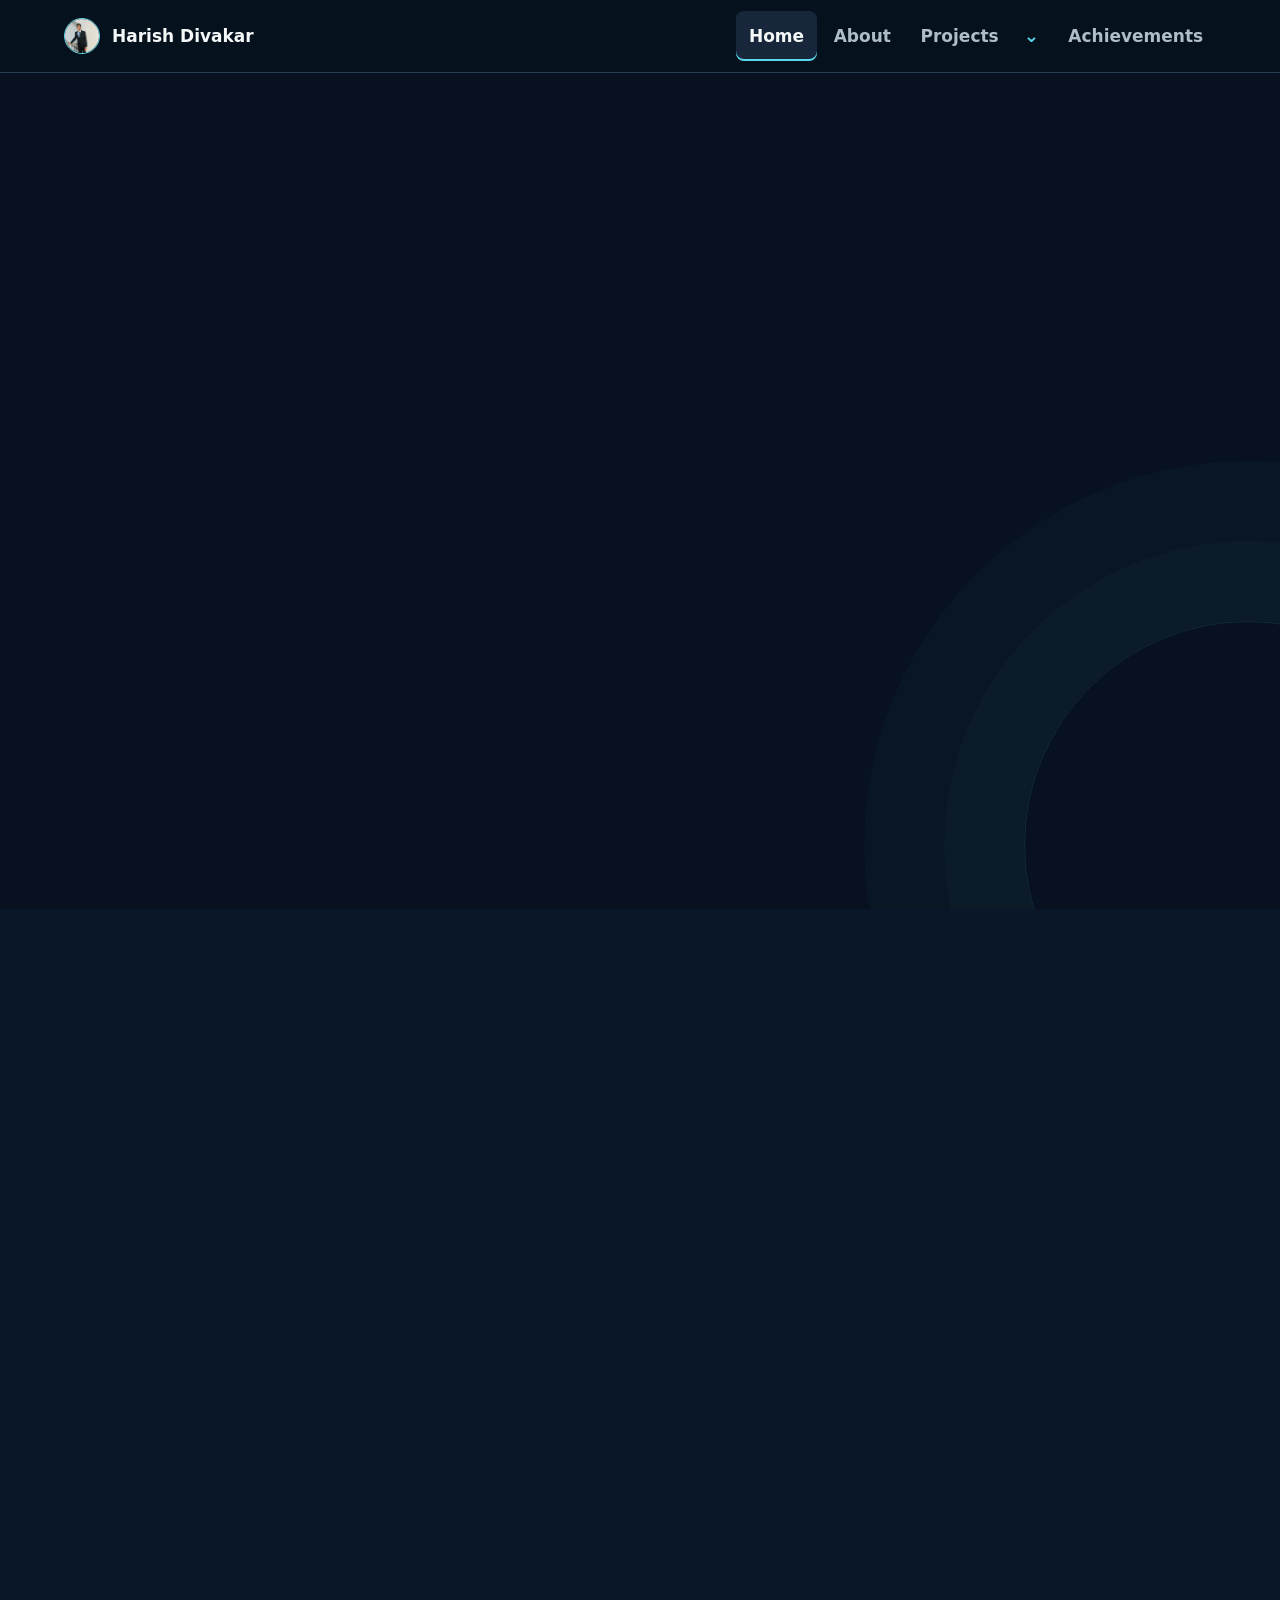
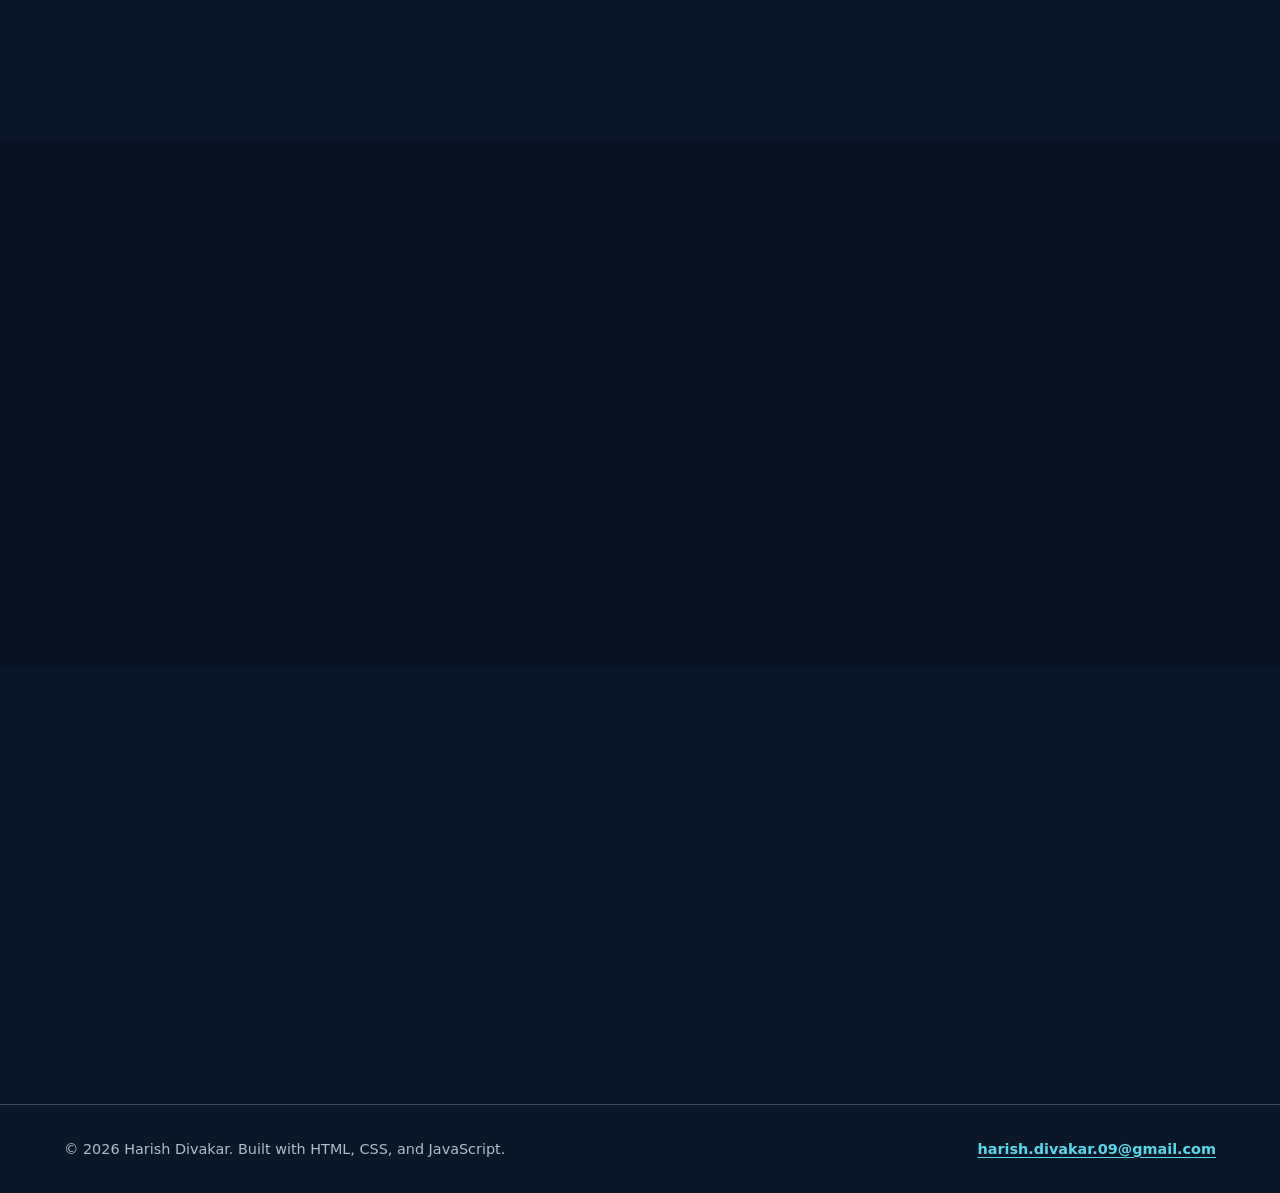
<file: index.html>
<!doctype html>
<html lang="en"><head><meta charset="utf-8"><meta name="viewport" content="width=device-width, initial-scale=1"><meta name="description" content="Harish Divakar's portfolio of applied mathematics, data science, software, music, and high-school experiences."><title>Harish Divakar — Student Technical Portfolio</title><link rel="stylesheet" href="styles.css?v=3"><script src="script.js" defer></script></head><body>
<a class="skip-link" href="#main-content">Skip to main content</a><header class="site-header"><div class="container nav-shell"><a class="brand" href="index.html" aria-label="Harish Divakar home"><img class="brand-mark brand-avatar" src="assets/harish-portrait.jpeg" alt="" width="36" height="36"><span>Harish Divakar</span></a><button class="menu-toggle" type="button" data-menu-toggle aria-expanded="false" aria-controls="primary-navigation" aria-label="Open navigation menu">Menu</button><nav class="site-nav" data-navigation aria-label="Primary navigation"><ul class="nav-list" id="primary-navigation"><li><a href="index.html" aria-current="page">Home</a></li><li><a href="about.html">About</a></li><li class="project-nav" data-project-nav><a href="projects.html">Projects</a><button class="dropdown-toggle" type="button" data-dropdown-toggle aria-expanded="false" aria-controls="project-menu" aria-label="Show project pages"></button><ul class="dropdown-menu" id="project-menu"><li><a href="project-one.html">NewtonSimAI</a></li><li><a href="project-two.html">Urban Pulse</a></li><li><a href="project-three.html">Flair</a></li><li><a href="project-four.html">MLC Prediction Model</a></li></ul></li><li><a href="achievements.html">Achievements</a></li></ul></nav></div></header>
<main id="main-content"><section class="hero"><div class="container hero-grid"><div><p class="eyebrow">Student · Applied mathematician · Musician</p><h1>I turn mathematics and code into meaningful models.</h1><p class="lede">I’m Harish Divakar, a senior at Troy Athens High School pursuing applied and computational mathematics, data science, and continued music performance.</p><div class="actions"><a class="button button-primary" href="projects.html">View projects</a><a class="button" href="about.html">About me</a></div></div><div class="hero-aside"><img class="portrait-image" src="assets/harish-portrait.jpeg" alt="Harish Divakar wearing a black suit and blue tie" width="1200" height="1600"><aside class="hero-note" aria-label="Current interests"><p class="eyebrow">Currently exploring</p><span class="code-line"><span class="code-accent">field:</span> applied mathematics</span><span class="code-line"><span class="code-accent">building:</span> an MLC prediction model</span><span class="code-line"><span class="code-accent">performing:</span> tenor saxophone</span></aside></div></div></section>
<section class="section surface" aria-labelledby="featured-title"><div class="container"><div class="section-heading"><div><p class="eyebrow">Selected work</p><h2 id="featured-title">Models, simulations, and useful software</h2></div><p>Projects connecting computer science and mathematics to real-world questions.</p></div><div class="grid grid-3">
<article class="card"><img class="project-image" src="assets/urban-pulse.jpg" alt="Projectile-motion diagram used to illustrate NewtonSimAI" width="2160" height="1224" loading="lazy"><div class="card-body"><h3>NewtonSimAI</h3><p>A screenshot-to-simulation workflow for freefall and projectile-motion problems.</p><ul class="tags"><li>Physics</li><li>AI</li><li>Web app</li></ul><a class="text-link" href="project-one.html">Explore NewtonSimAI</a></div></article>
<article class="card"><img class="project-image" src="assets/newtonsimai.png" alt="Three-dimensional vector and plane visualization for the Urban Pulse linear-algebra project" width="297" height="237" loading="lazy"><div class="card-body"><h3>Urban Pulse</h3><p>A linear-algebra study of the long-term effects of an urban revitalization policy.</p><ul class="tags"><li>Linear algebra</li><li>Python</li><li>NumPy</li></ul><a class="text-link" href="project-two.html">Explore Urban Pulse</a></div></article>
<article class="card"><img class="project-image" src="assets/flair.webp" alt="Illustration contrasting user interface and user experience design" width="479" height="274" loading="lazy"><div class="card-body"><h3>Flair</h3><p>An autonomous website auditor that evaluates UI and UX with Jac and an LLM.</p><ul class="tags"><li>Jac</li><li>Agents</li><li>UI/UX</li></ul><a class="text-link" href="project-three.html">Explore Flair</a></div></article>
</div></div></section>
<section class="section" aria-labelledby="intro-title"><div class="container split"><div class="prose"><p class="eyebrow">Portfolio overview</p><h2 id="intro-title">A high-school journey through ideas and experience</h2><p>This portfolio brings together my background, projects, awards, and achievements to show who I am and how I apply what I learn.</p><a class="text-link" href="about.html">Read more about me</a></div><ul class="stat-list" aria-label="Technical and creative interests"><li><strong>Applied mathematics</strong>Building and interpreting models with real-world meaning.</li><li><strong>Data science</strong>Turning data and computation into useful insight.</li><li><strong>Music</strong>Expressing original interpretation through tenor saxophone performance.</li></ul></div></section>
<section class="section-compact surface" aria-labelledby="achievement-preview"><div class="container section-heading"><div><p class="eyebrow">Brief highlights</p><h2 id="achievement-preview">Academic, musical, and community milestones</h2><p>A 4.0 unweighted GPA, National Merit Semifinalist recognition, AP Scholar awards, first-division music ratings, competition experience, and nearly 20 hours of volunteering.</p></div><a class="button" href="achievements.html">View all milestones</a></div></section></main>
<footer class="site-footer"><div class="container footer-inner"><p>© 2026 Harish Divakar. Built with HTML, CSS, and JavaScript.</p><p class="contact-links"><a href="mailto:harish.divakar.09@gmail.com">harish.divakar.09@gmail.com</a></p></div></footer></body></html>
</file>
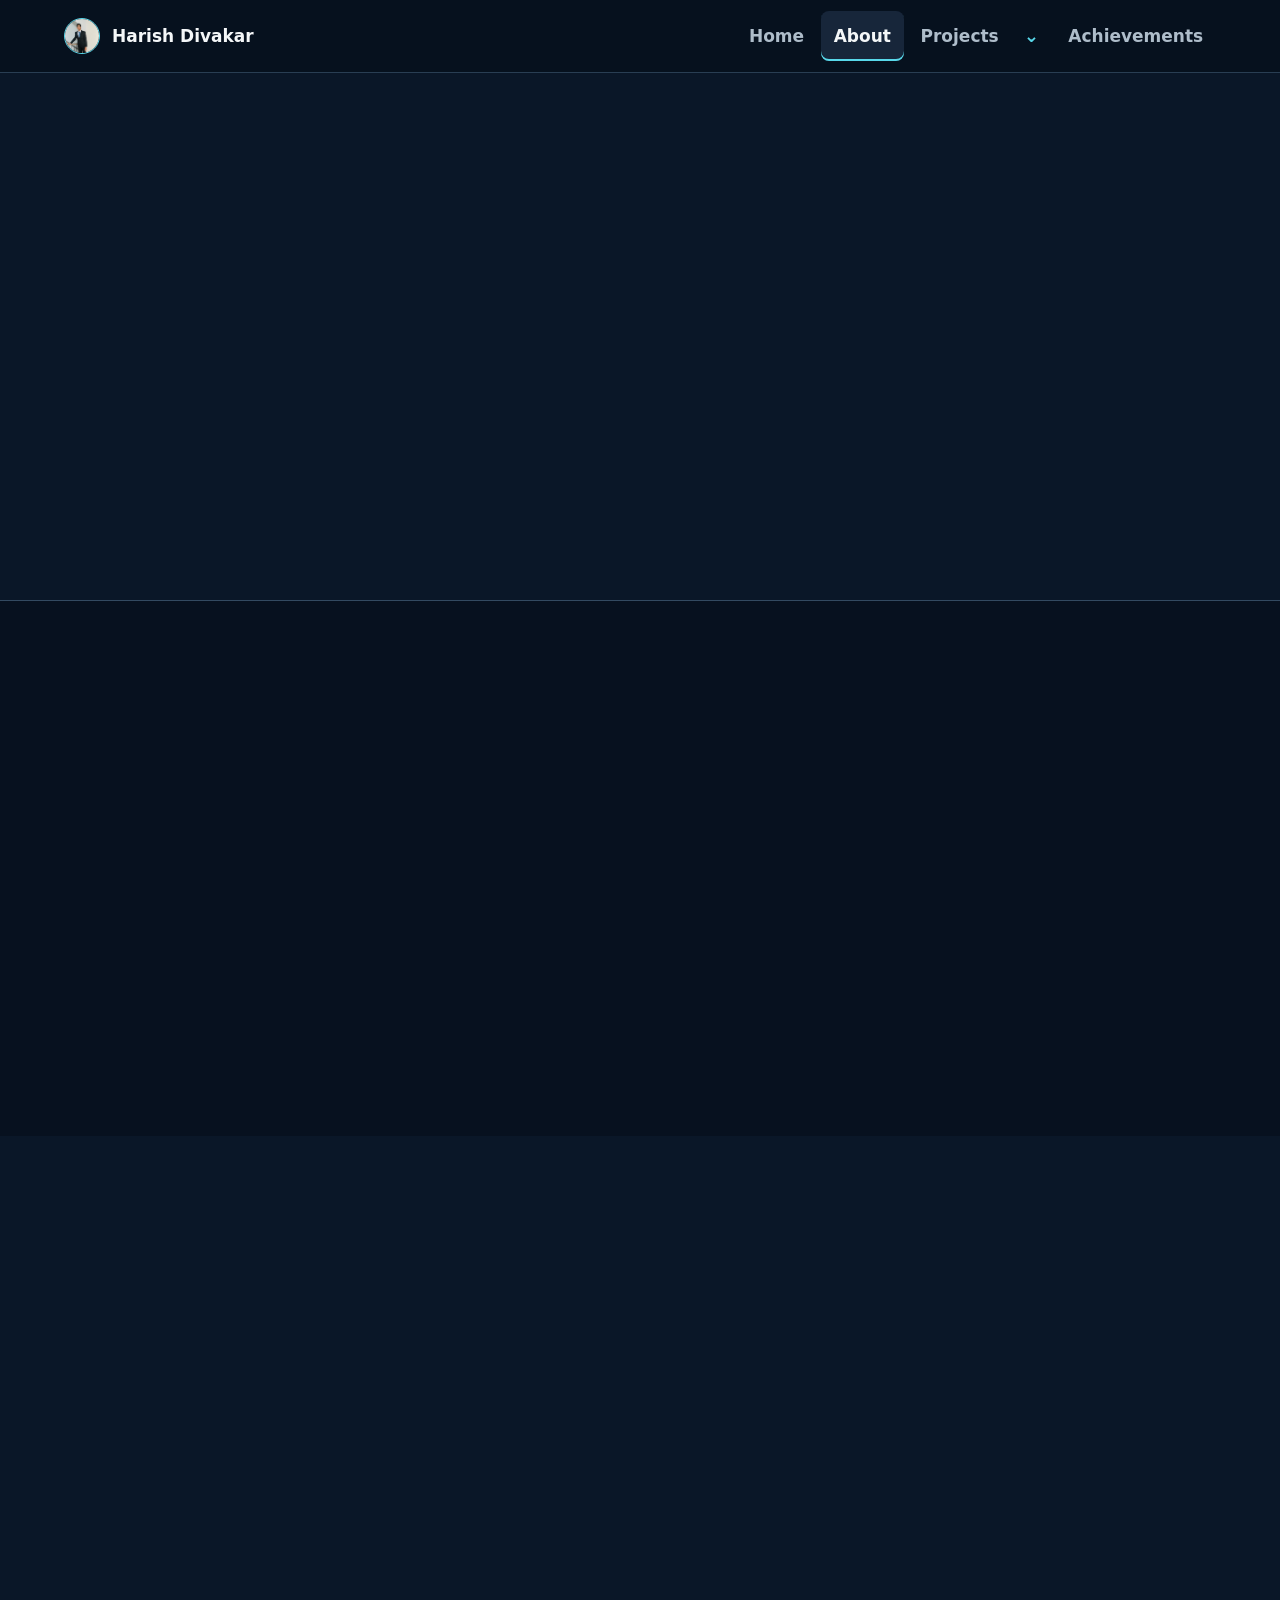
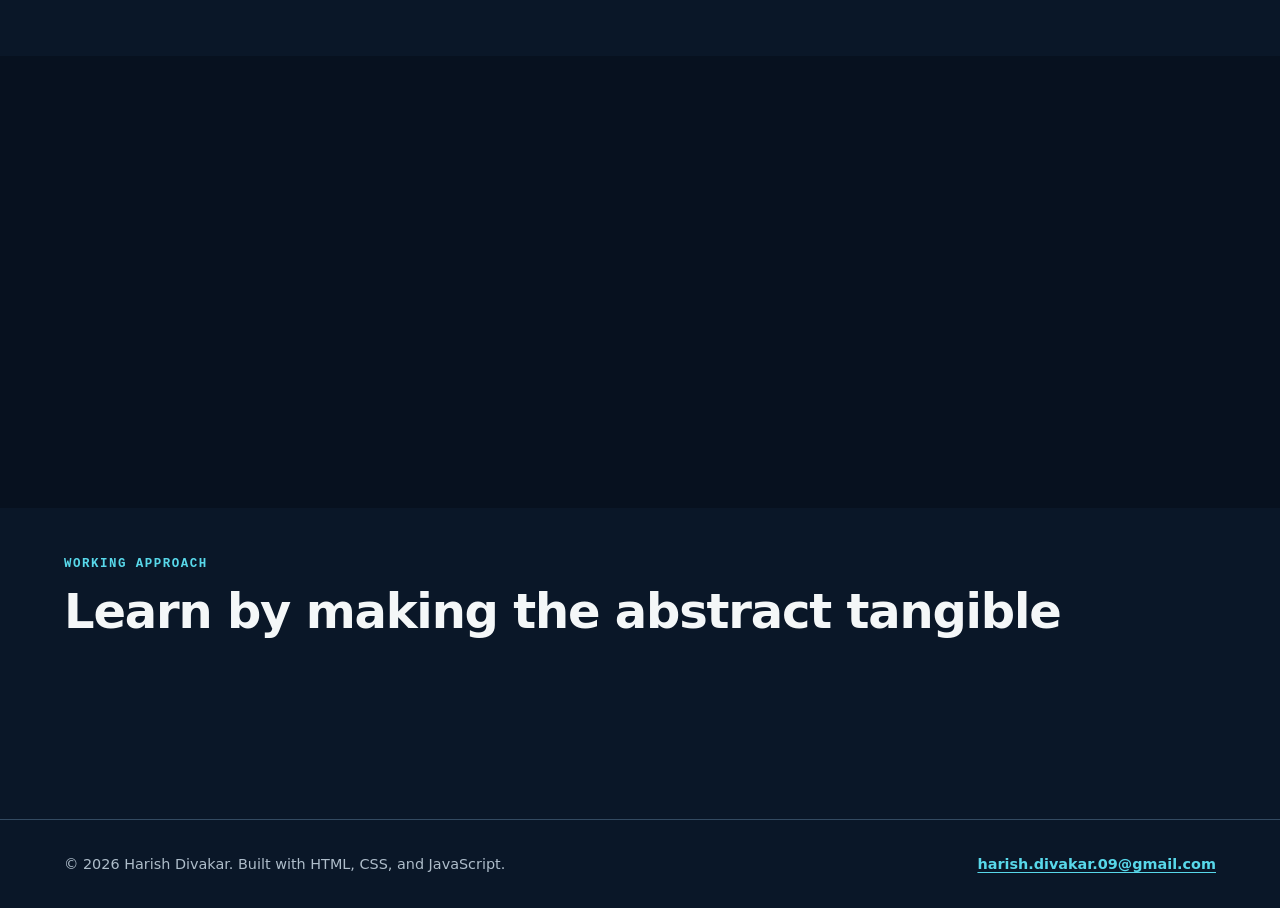
<file: about.html>
<!doctype html><html lang="en"><head><meta charset="utf-8"><meta name="viewport" content="width=device-width, initial-scale=1"><meta name="description" content="Meet Harish Divakar and learn about his interests in applied mathematics, data science, music, and hands-on learning."><title>About — Harish Divakar</title><link rel="stylesheet" href="styles.css?v=3"><script src="script.js" defer></script></head><body>
<a class="skip-link" href="#main-content">Skip to main content</a><header class="site-header"><div class="container nav-shell"><a class="brand" href="index.html" aria-label="Harish Divakar home"><img class="brand-mark brand-avatar" src="assets/harish-portrait.jpeg" alt="" width="36" height="36"><span>Harish Divakar</span></a><button class="menu-toggle" type="button" data-menu-toggle aria-expanded="false" aria-controls="primary-navigation" aria-label="Open navigation menu">Menu</button><nav class="site-nav" data-navigation aria-label="Primary navigation"><ul class="nav-list" id="primary-navigation"><li><a href="index.html">Home</a></li><li><a href="about.html" aria-current="page">About</a></li><li class="project-nav" data-project-nav><a href="projects.html">Projects</a><button class="dropdown-toggle" type="button" data-dropdown-toggle aria-expanded="false" aria-controls="project-menu" aria-label="Show project pages"></button><ul class="dropdown-menu" id="project-menu"><li><a href="project-one.html">NewtonSimAI</a></li><li><a href="project-two.html">Urban Pulse</a></li><li><a href="project-three.html">Flair</a></li><li><a href="project-four.html">MLC Prediction Model</a></li></ul></li><li><a href="achievements.html">Achievements</a></li></ul></nav></div></header>
<main id="main-content"><header class="page-hero"><div class="container"><p class="eyebrow">About me</p><h1>Curiosity grows through experience.</h1><p class="lede">Hello! I am Harish Divakar, a senior at Troy Athens High School in Troy, Michigan. I am interested in applied mathematics, data science, and music.</p></div></header>
<section class="section" aria-labelledby="story-title"><div class="container split"><article class="prose"><p class="eyebrow">My story</p><h2 id="story-title">From Chennai to Michigan</h2><p>I was raised in Chennai, a city in southern India, and moved to Michigan in 2019. Moving to the United States introduced me to a more hands-on style of learning alongside traditional academics.</p><p>One experience that stayed with me was building paper roller coasters while learning kinetic energy. Applying calculations to real constraints showed me that learning could extend beyond the page and helped me discover new interests.</p><p>I now apply myself inside and outside school through computer and math clubs, marching band as a section leader, jazz band, personal projects, and my work as a courtesy clerk at Kroger.</p></article><img class="portrait-image" src="assets/harish-music.jpeg" alt="Harish Divakar outdoors wearing a suit and overcoat" width="3024" height="4032" loading="lazy"></div></section>
<section class="section surface" aria-labelledby="interests-title"><div class="container"><div class="section-heading"><div><p class="eyebrow">Academic direction</p><h2 id="interests-title">Interests connected by interpretation</h2></div><p>Each field gives me room to contribute original thinking through my own skills and knowledge.</p></div><div class="grid grid-3"><article class="card"><div class="card-body"><h3>Applied mathematics</h3><p>I enjoy using mathematical operations and models to understand practical situations in many fields.</p></div></article><article class="card"><div class="card-body"><h3>Data science</h3><p>With data and code, I can build models and turn numerical results into something meaningful.</p></div></article><article class="card"><div class="card-body"><h3>Music</h3><p>No two people play an instrument in exactly the same way. That interpretive quality gives music its creative appeal.</p></div></article></div></div></section>
<section class="section" aria-labelledby="skills-title"><div class="container split"><div><p class="eyebrow">Technical foundation</p><h2 id="skills-title">Skills in practice</h2><p>My projects and coursework have given me experience across mathematics, programming, modeling, and software development.</p><ul class="tags"><li>Python</li><li>Java</li><li>HTML &amp; CSS</li><li>SQL</li><li>R</li><li>NumPy</li><li>Linear algebra</li><li>AI APIs</li><li>Jac</li></ul></div><div><p class="eyebrow">Current direction</p><ul class="stat-list"><li><strong>MLC prediction model</strong>Using pandas and statistical concepts to predict Major League Cricket results.</li><li><strong>Applied + computational mathematics</strong>Preparing to continue modeling, data analysis, and related study.</li></ul></div></div></section>
<section class="section-compact surface" aria-labelledby="values-title"><div class="container"><p class="eyebrow">Working approach</p><h2 id="values-title">Learn by making the abstract tangible</h2><div class="grid grid-3" style="margin-top:2rem"><article><h3>01 · Model</h3><p>Translate a question into mathematics, data, or a computational process.</p></article><article><h3>02 · Build</h3><p>Create a working tool or simulation that makes the idea easier to explore.</p></article><article><h3>03 · Interpret</h3><p>Connect the result back to its practical context and explain what it means.</p></article></div></div></section></main>
<footer class="site-footer"><div class="container footer-inner"><p>© 2026 Harish Divakar. Built with HTML, CSS, and JavaScript.</p><p class="contact-links"><a href="mailto:harish.divakar.09@gmail.com">harish.divakar.09@gmail.com</a></p></div></footer></body></html>
</file>
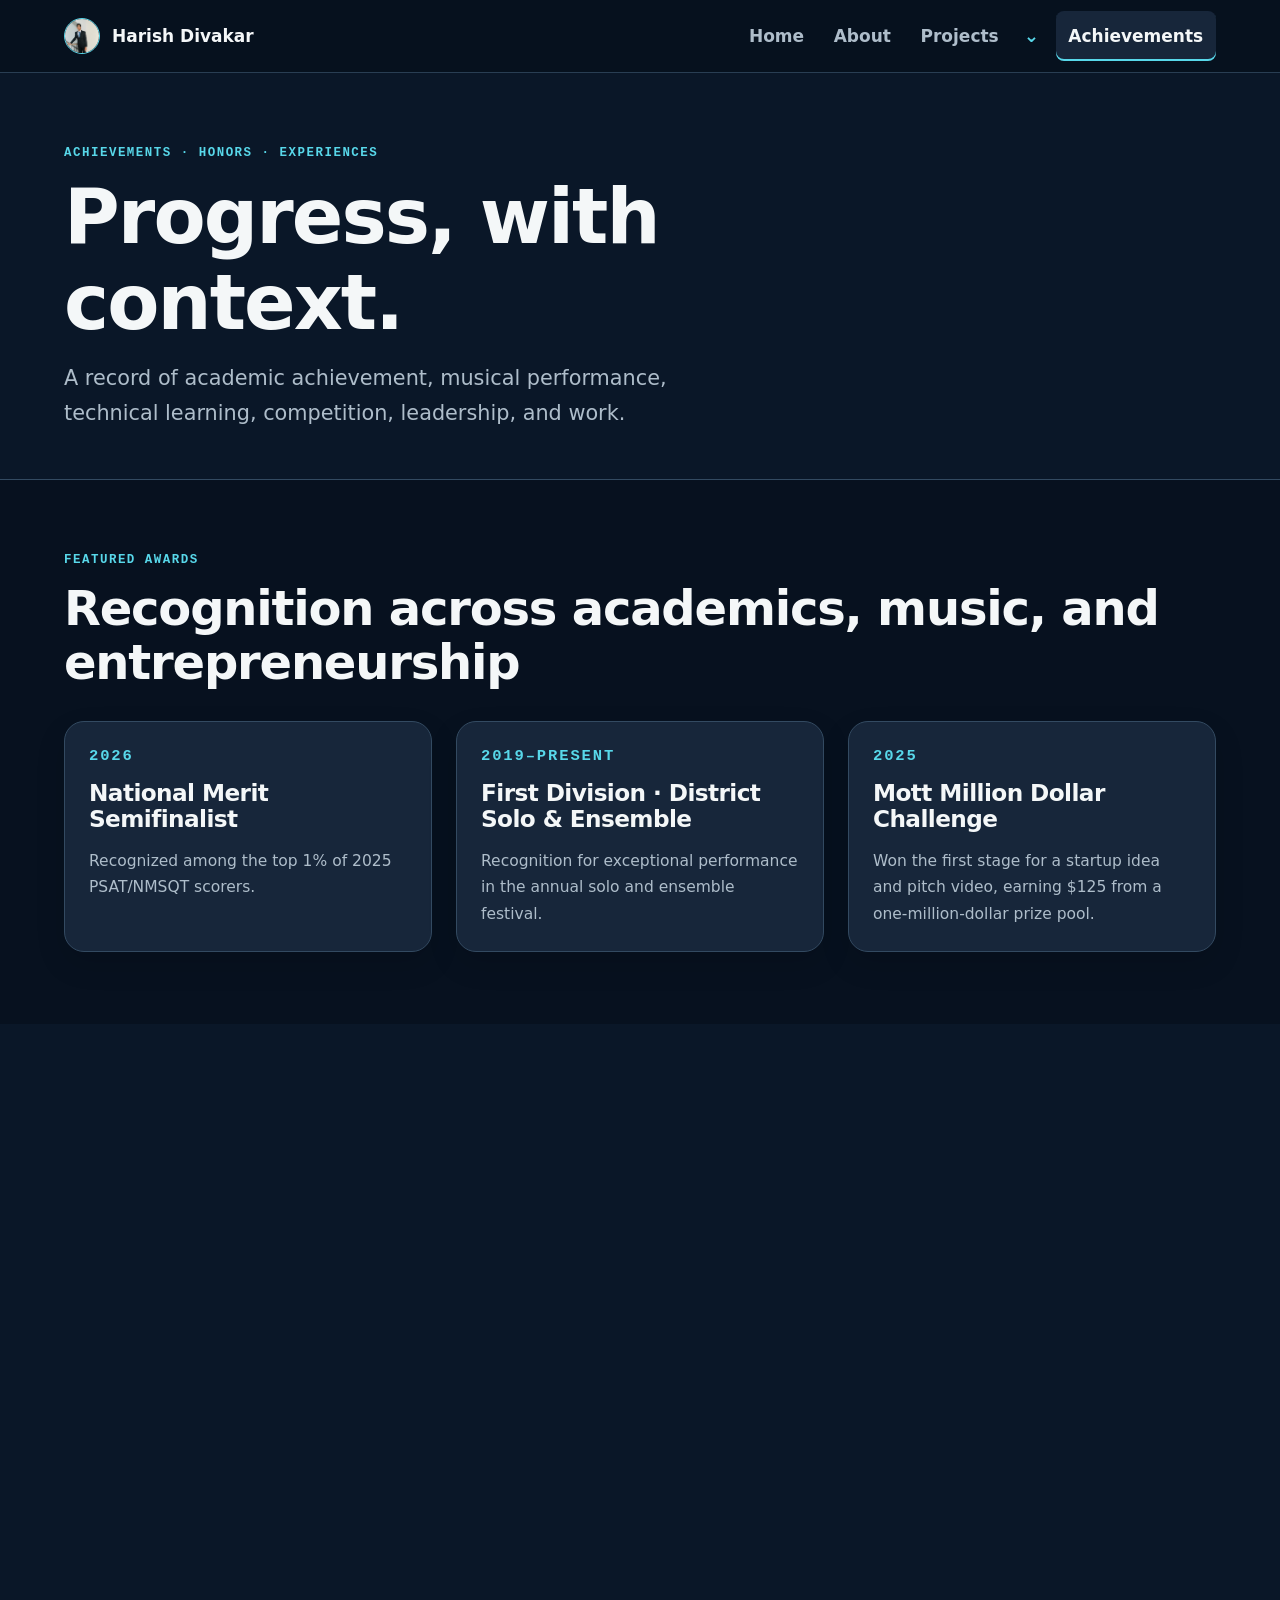
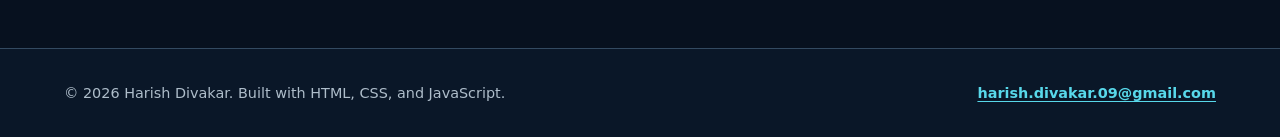
<file: achievements.html>
<!doctype html><html lang="en"><head><meta charset="utf-8"><meta name="viewport" content="width=device-width, initial-scale=1"><meta name="description" content="Harish Divakar's academic awards, music honors, certifications, leadership, work, and competition experience."><title>Achievements &amp; Experiences — Harish Divakar</title><link rel="stylesheet" href="styles.css?v=3"><script src="script.js" defer></script></head><body>
<a class="skip-link" href="#main-content">Skip to main content</a><header class="site-header"><div class="container nav-shell"><a class="brand" href="index.html" aria-label="Harish Divakar home"><img class="brand-mark brand-avatar" src="assets/harish-portrait.jpeg" alt="" width="36" height="36"><span>Harish Divakar</span></a><button class="menu-toggle" type="button" data-menu-toggle aria-expanded="false" aria-controls="primary-navigation" aria-label="Open navigation menu">Menu</button><nav class="site-nav" data-navigation aria-label="Primary navigation"><ul class="nav-list" id="primary-navigation"><li><a href="index.html">Home</a></li><li><a href="about.html">About</a></li><li class="project-nav" data-project-nav><a href="projects.html">Projects</a><button class="dropdown-toggle" type="button" data-dropdown-toggle aria-expanded="false" aria-controls="project-menu" aria-label="Show project pages"></button><ul class="dropdown-menu" id="project-menu"><li><a href="project-one.html">NewtonSimAI</a></li><li><a href="project-two.html">Urban Pulse</a></li><li><a href="project-three.html">Flair</a></li><li><a href="project-four.html">MLC Prediction Model</a></li></ul></li><li><a href="achievements.html" aria-current="page">Achievements</a></li></ul></nav></div></header>
<main id="main-content"><header class="page-hero"><div class="container"><p class="eyebrow">Achievements · Honors · Experiences</p><h1>Progress, with context.</h1><p class="lede">A record of academic achievement, musical performance, technical learning, competition, leadership, and work.</p></div></header>
<section class="section" aria-labelledby="featured-awards"><div class="container"><div class="section-heading"><div><p class="eyebrow">Featured awards</p><h2 id="featured-awards">Recognition across academics, music, and entrepreneurship</h2></div></div><div class="grid grid-3"><article class="card"><div class="card-body"><p class="eyebrow">2026</p><h3>National Merit Semifinalist</h3><p>Recognized among the top 1% of 2025 PSAT/NMSQT scorers.</p></div></article><article class="card"><div class="card-body"><p class="eyebrow">2019–present</p><h3>First Division · District Solo &amp; Ensemble</h3><p>Recognition for exceptional performance in the annual solo and ensemble festival.</p></div></article><article class="card"><div class="card-body"><p class="eyebrow">2025</p><h3>Mott Million Dollar Challenge</h3><p>Won the first stage for a startup idea and pitch video, earning $125 from a one-million-dollar prize pool.</p></div></article></div></div></section>
<section class="section surface" aria-labelledby="honors-title"><div class="container split"><div><p class="eyebrow">Awards &amp; honors</p><h2 id="honors-title">Academic and musical recognition</h2><p>Recognition earned through sustained academic rigor, performance, and competition.</p></div><ol class="timeline"><li><h3>National Merit Semifinalist</h3></li><li><h3>AP Scholar with Distinction</h3><p>Also received AP Scholar with Honor and AP Scholar recognition across multiple years.</p></li><li><h3>National Recognition Program</h3></li><li><h3>National Honor Society member</h3></li><li><h3>Honor Roll</h3></li><li><h3>Top 40 Jazz Musicians · MSBOA State Jazz Festival</h3></li></ol></div></section>
<section class="section" aria-labelledby="certifications-title"><div class="container split"><div><p class="eyebrow">Certifications</p><h2 id="certifications-title">Structured technical learning</h2><p>Coursework across generative AI, programming, data science, databases, and technology fundamentals.</p></div><ol class="timeline"><li><h3>Introduction to Generative AI</h3><p>Google Cloud Training</p></li><li><h3>Google AI Essentials</h3><p>Google</p></li><li><h3>Intro to Python</h3><p>University of Michigan</p></li><li><h3>Python for Data Science, AI, &amp; Development</h3><p>IBM</p></li><li><h3>Intro to SQL</h3><p>University of Colorado Boulder</p></li><li><h3>Introduction to R Programming for Data Science</h3><p>IBM</p></li><li><h3>Intro to Java</h3><p>LearnQuest</p></li><li><h3>Technology Fundamentals</h3><p>CompTIA</p></li></ol></div></section>
<section class="section surface" aria-labelledby="leadership-title"><div class="container split"><div><p class="eyebrow">Leadership &amp; service</p><h2 id="leadership-title">Contributing beyond the classroom</h2><p>Roles in school music, clubs, service, and community-facing work.</p></div><ol class="timeline"><li><h3>Marching Band Section Leader</h3><p>Active in marching band and the school’s jazz band as a tenor saxophone player.</p></li><li><h3>Computer Club &amp; Math Club</h3><p>Active member of both Troy Athens student organizations.</p></li><li><h3>National Honor Society &amp; Marching Band volunteering</h3><p>Accumulated nearly 20 hours through NHS and marching-band fundraising.</p></li></ol></div></section>
<section class="section" aria-labelledby="experience-title"><div class="container split"><div><p class="eyebrow">Experience</p><h2 id="experience-title">Work and competition</h2><p>Experiences that build responsibility, technical range, and confidence under real constraints.</p></div><ol class="timeline"><li><time>20 hours/week</time><h3>Courtesy Clerk · Kroger</h3></li><li><time>2025</time><h3>Michigan Math Meet</h3><p>Participated in the statewide mathematics competition.</p></li><li><h3>Cybersecurity competitions</h3><p>Participated in the National Cyber Cup and University of Alabama CTF competitions.</p></li><li><h3>HTML &amp; CSS practice</h3><p>Completed web-development learning through freeCodeCamp.</p></li></ol></div></section></main>
<footer class="site-footer"><div class="container footer-inner"><p>© 2026 Harish Divakar. Built with HTML, CSS, and JavaScript.</p><p class="contact-links"><a href="mailto:harish.divakar.09@gmail.com">harish.divakar.09@gmail.com</a></p></div></footer></body></html>
</file>
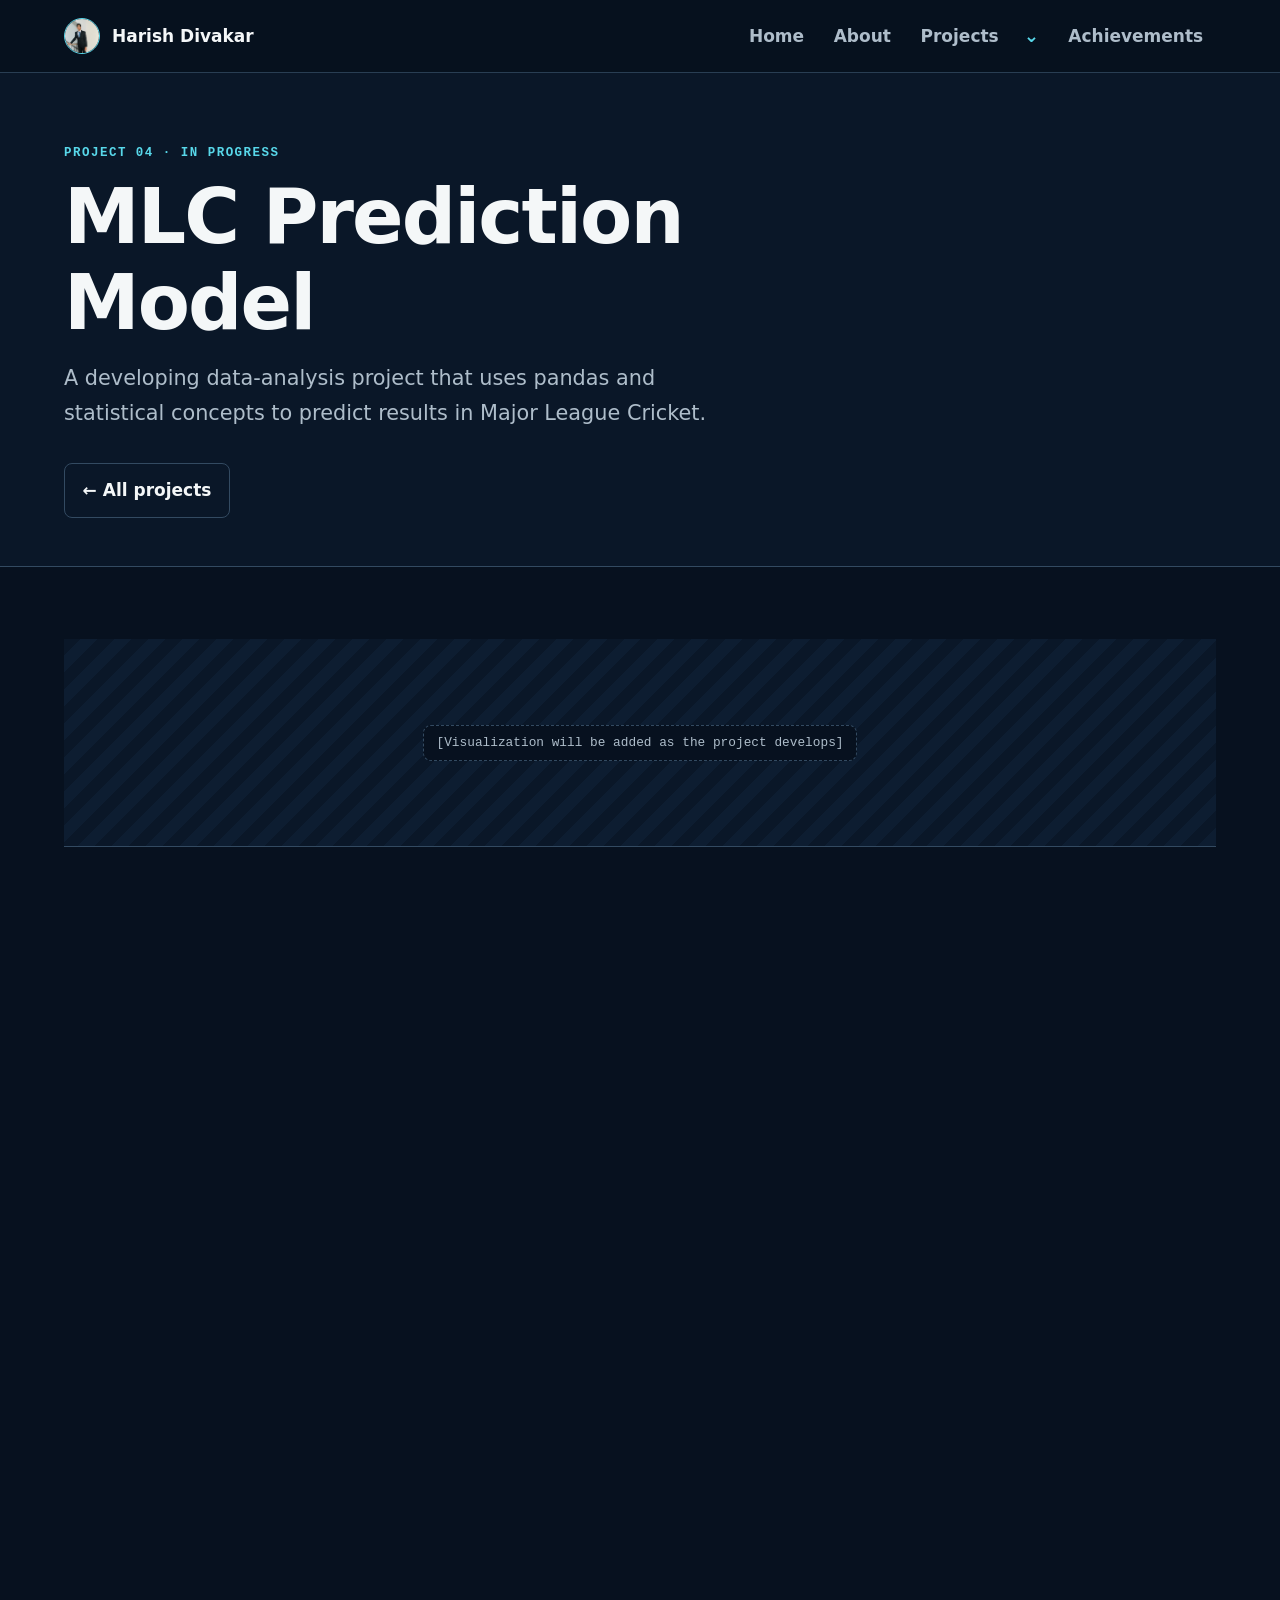
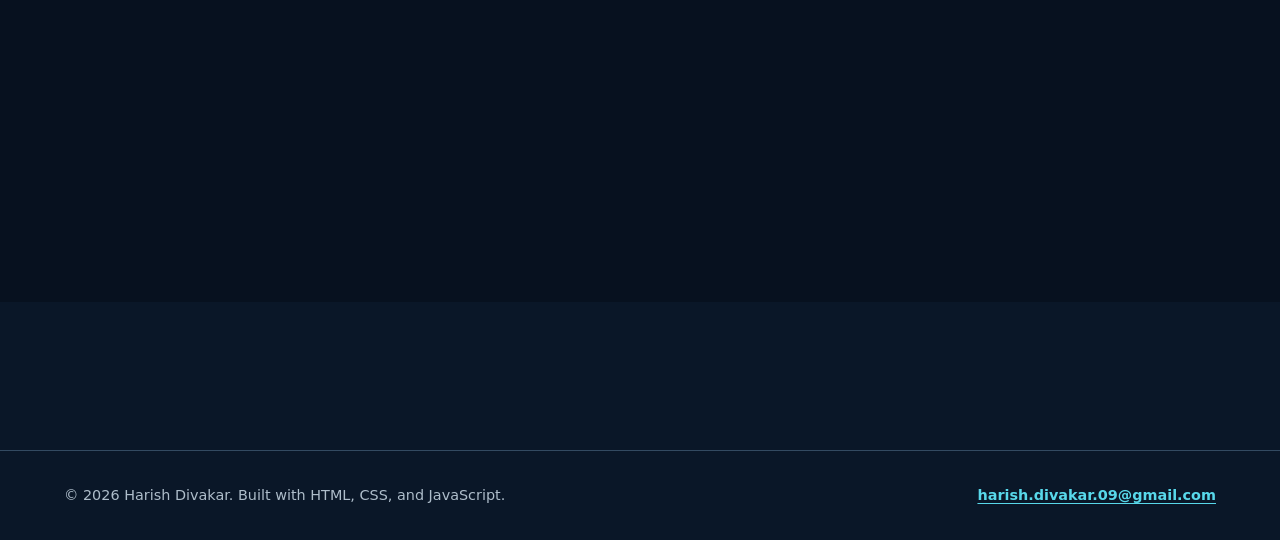
<file: project-four.html>
<!doctype html><html lang="en"><head><meta charset="utf-8"><meta name="viewport" content="width=device-width, initial-scale=1"><meta name="description" content="An in-progress Major League Cricket prediction model by Harish Divakar using pandas and statistical concepts."><title>MLC Prediction Model — Harish Divakar</title><link rel="stylesheet" href="styles.css?v=3"><script src="script.js" defer></script></head><body>
<a class="skip-link" href="#main-content">Skip to main content</a><header class="site-header"><div class="container nav-shell"><a class="brand" href="index.html" aria-label="Harish Divakar home"><img class="brand-mark brand-avatar" src="assets/harish-portrait.jpeg" alt="" width="36" height="36"><span>Harish Divakar</span></a><button class="menu-toggle" type="button" data-menu-toggle aria-expanded="false" aria-controls="primary-navigation" aria-label="Open navigation menu">Menu</button><nav class="site-nav" data-navigation aria-label="Primary navigation"><ul class="nav-list" id="primary-navigation"><li><a href="index.html">Home</a></li><li><a href="about.html">About</a></li><li class="project-nav" data-project-nav><a href="projects.html" aria-current="page">Projects</a><button class="dropdown-toggle" type="button" data-dropdown-toggle aria-expanded="false" aria-controls="project-menu" aria-label="Show project pages"></button><ul class="dropdown-menu" id="project-menu"><li><a href="project-one.html">NewtonSimAI</a></li><li><a href="project-two.html">Urban Pulse</a></li><li><a href="project-three.html">Flair</a></li><li><a href="project-four.html" aria-current="page">MLC Prediction Model</a></li></ul></li><li><a href="achievements.html">Achievements</a></li></ul></nav></div></header>
<main id="main-content"><header class="page-hero"><div class="container"><p class="eyebrow">Project 04 · In progress</p><h1>MLC Prediction Model</h1><p class="lede">A developing data-analysis project that uses pandas and statistical concepts to predict results in Major League Cricket.</p><div class="actions"><a class="button" href="projects.html">← All projects</a></div></div></header>
<section class="section"><div class="container"><div class="visual-placeholder" role="img" aria-label="Placeholder for the unfinished MLC Prediction Model interface or data visualization"><span>[Visualization will be added as the project develops]</span></div></div></section>
<section class="section-compact"><div class="container detail-grid"><article class="prose"><p class="eyebrow">Work in progress</p><h2>The current goal</h2><p>The project is being developed to analyze data and predict results in Major League Cricket, a cricket tournament in the United States.</p><div class="callout"><h3>Incomplete by design</h3><p>This page documents the project’s current direction. Results, evaluation details, visuals, and a full reflection will be added after the model has been developed and tested.</p></div><h2 style="margin-top:3rem">Current approach</h2><p>The planned foundation uses pandas for data analysis together with statistical concepts. More specific methods will be documented when they have been implemented and verified.</p><h2 style="margin-top:3rem">The result</h2><p>No final result is available yet. The prediction model remains in progress.</p><h2 style="margin-top:3rem">Reflection</h2><p>A complete reflection will be added after there is enough implementation and testing evidence to evaluate the project honestly.</p></article><aside class="detail-aside" aria-label="MLC Prediction Model summary"><dl><dt>Role</dt><dd>Independent project</dd><dt>Timeline</dt><dd>In progress</dd><dt>Methods</dt><dd>Statistical concepts</dd><dt>Tools</dt><dd>Python, pandas</dd><dt>Status</dt><dd>Work in progress</dd></dl></aside></div></section>
<nav class="section-compact surface" aria-label="Project pagination"><div class="container footer-inner"><a class="text-link" href="project-three.html">Previous: Flair</a><a class="text-link" href="projects.html">Projects overview</a></div></nav></main><footer class="site-footer"><div class="container footer-inner"><p>© 2026 Harish Divakar. Built with HTML, CSS, and JavaScript.</p><p class="contact-links"><a href="mailto:harish.divakar.09@gmail.com">harish.divakar.09@gmail.com</a></p></div></footer></body></html>
</file>
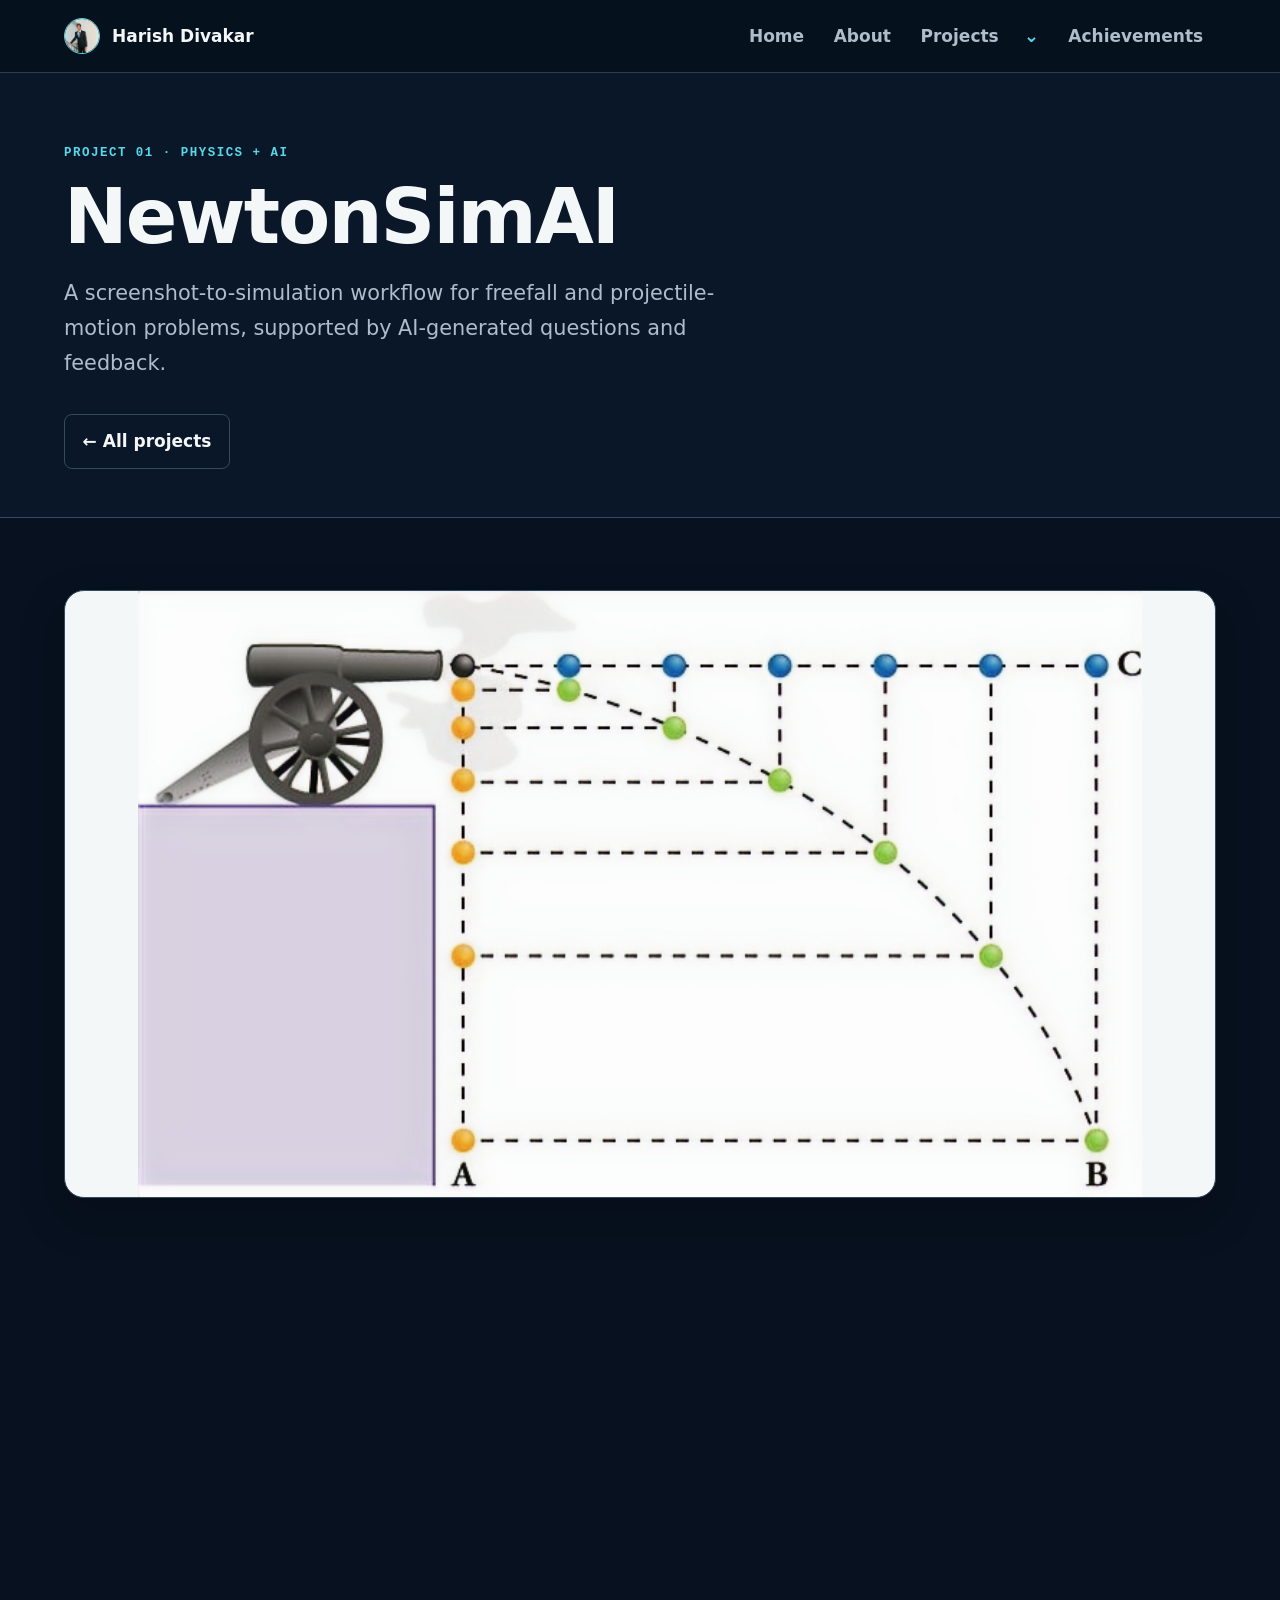
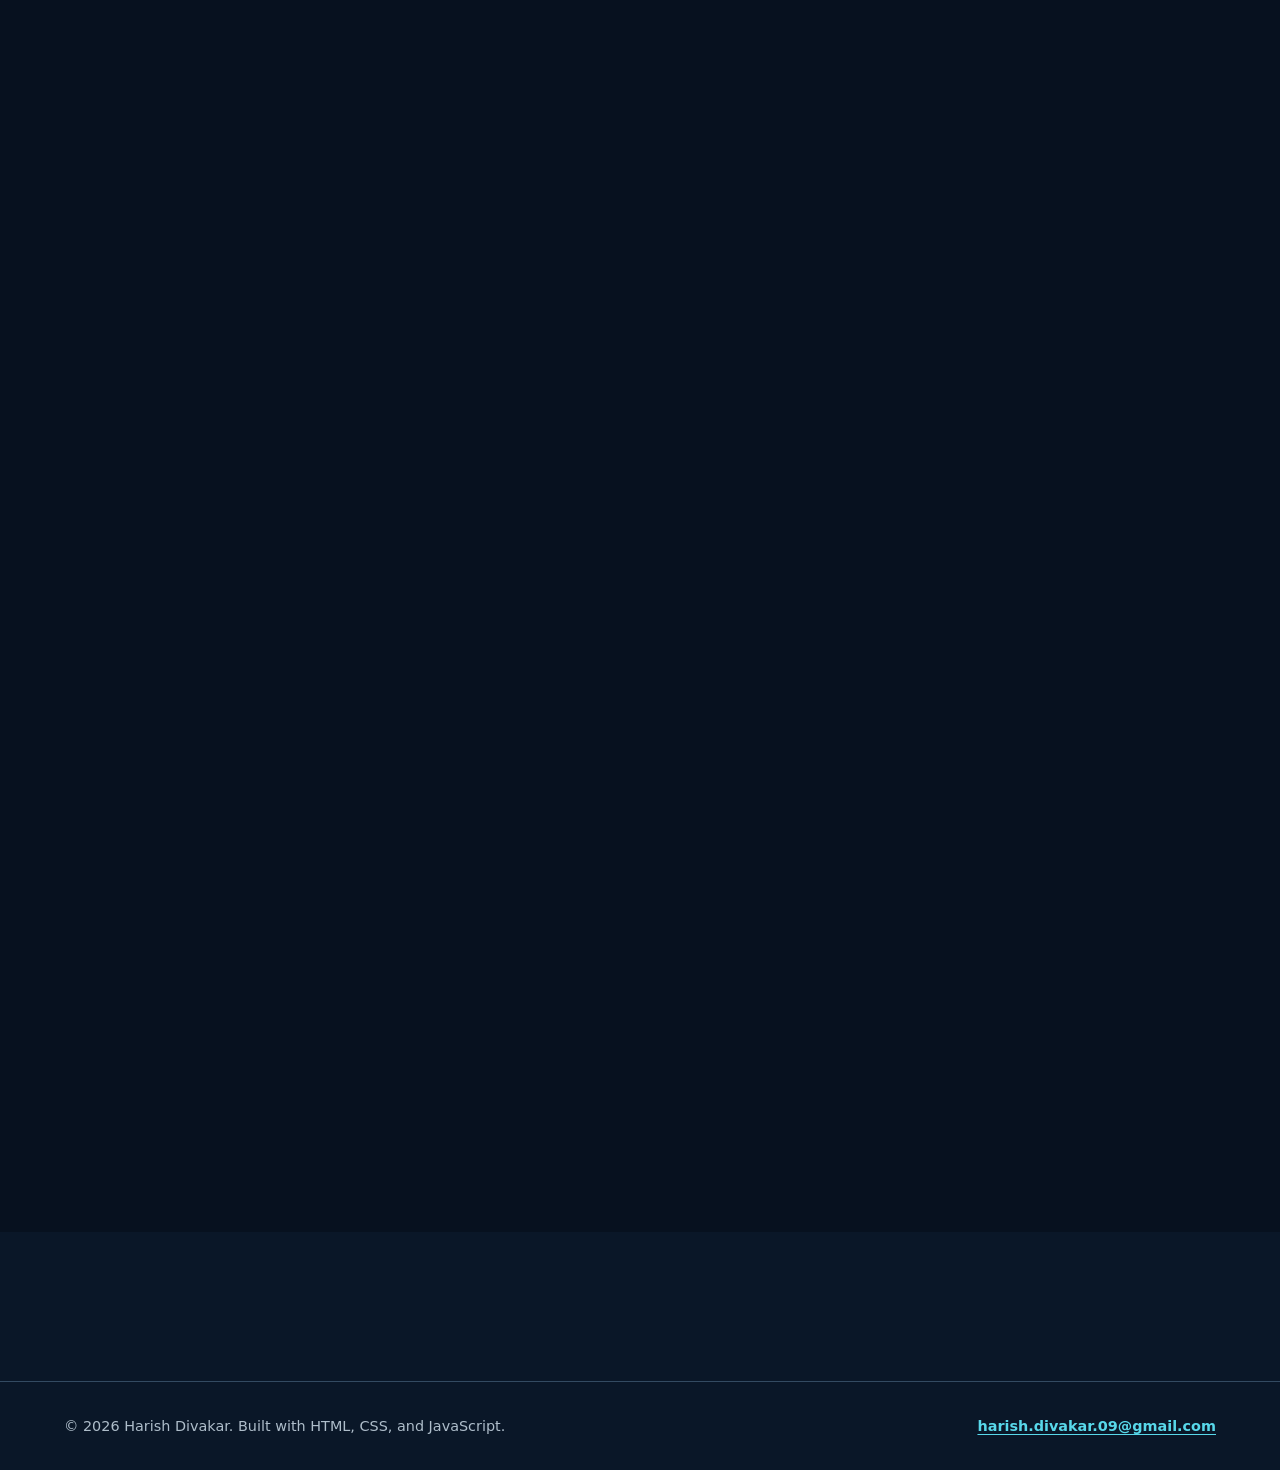
<file: project-one.html>
<!doctype html><html lang="en"><head><meta charset="utf-8"><meta name="viewport" content="width=device-width, initial-scale=1"><meta name="description" content="NewtonSimAI, Harish Divakar's screenshot-to-simulation workflow for freefall and projectile-motion learning."><title>NewtonSimAI — Harish Divakar</title><link rel="stylesheet" href="styles.css?v=3"><script src="script.js" defer></script></head><body>
<a class="skip-link" href="#main-content">Skip to main content</a><header class="site-header"><div class="container nav-shell"><a class="brand" href="index.html" aria-label="Harish Divakar home"><img class="brand-mark brand-avatar" src="assets/harish-portrait.jpeg" alt="" width="36" height="36"><span>Harish Divakar</span></a><button class="menu-toggle" type="button" data-menu-toggle aria-expanded="false" aria-controls="primary-navigation" aria-label="Open navigation menu">Menu</button><nav class="site-nav" data-navigation aria-label="Primary navigation"><ul class="nav-list" id="primary-navigation"><li><a href="index.html">Home</a></li><li><a href="about.html">About</a></li><li class="project-nav" data-project-nav><a href="projects.html" aria-current="page">Projects</a><button class="dropdown-toggle" type="button" data-dropdown-toggle aria-expanded="false" aria-controls="project-menu" aria-label="Show project pages"></button><ul class="dropdown-menu" id="project-menu"><li><a href="project-one.html" aria-current="page">NewtonSimAI</a></li><li><a href="project-two.html">Urban Pulse</a></li><li><a href="project-three.html">Flair</a></li><li><a href="project-four.html">MLC Prediction Model</a></li></ul></li><li><a href="achievements.html">Achievements</a></li></ul></nav></div></header>
<main id="main-content"><header class="page-hero"><div class="container"><p class="eyebrow">Project 01 · Physics + AI</p><h1>NewtonSimAI</h1><p class="lede">A screenshot-to-simulation workflow for freefall and projectile-motion problems, supported by AI-generated questions and feedback.</p><div class="actions"><a class="button" href="projects.html">← All projects</a></div></div></header>
<section class="section"><div class="container"><img class="project-hero-image" src="assets/newtonsimai-detail.jpg" alt="Projectile-motion diagram showing the path of a launched object" width="838" height="474"></div></section>
<section class="section-compact"><div class="container detail-grid"><article class="prose"><p class="eyebrow">Case study</p><h2>The goal</h2><p>NewtonSimAI converts screenshots of freefall and projectile-motion physics problems into situation-specific simulations. Its goal is to help address common misconceptions in introductory physics problems.</p><div class="callout"><h3>How it works</h3><p>A user uploads a screenshot. An OpenAI API interprets the problem and creates questions. The user answers before and after an adjustable simulation, allowing the system to compare understanding and grade responses.</p></div><h2 style="margin-top:3rem">The experience</h2><p>The simulation supports changes to height, initial velocity, and angle, as well as time scrubbing, pause and resume, and multiple playback speeds.</p><h2 style="margin-top:3rem">My contribution</h2><p>This was my first coding project. I was responsible for creating the questions and learned how a web app separates the visual frontend from backend calculations and processes, how asynchronous calls connect them, and how OpenAI API calls can generate and grade questions.</p><h2 style="margin-top:3rem">The result</h2><p>The project gave me a starting point for building a functional web application and a foundation I can use when creating future AI tools for applied mathematics.</p><div class="actions result-links"><a class="button button-primary" href="https://github.com/harishdivakar09-web/physics-engine-visualizer" target="_blank" rel="noopener noreferrer">View GitHub repository</a><a class="button" href="https://www.youtube.com/watch?v=OXwCqRuSqUMv" target="_blank" rel="noopener noreferrer">Watch demo video</a></div><h2 style="margin-top:3rem">Reflection</h2><p>This was the first time I tried coding a project. I was responsible for creating the questions, and through that work I learned how a web application is structured: the frontend handles what the user sees, the backend manages calculations and processes, and asynchronous calls connect the two. I also learned how to use OpenAI API calls to generate questions and grade responses. Although much of the code was initially difficult to follow, the project gave me a practical starting point for understanding how a fully functional web app is built. That foundation will be useful if I create my own AI agent to support future work in applied mathematics.</p></article><aside class="detail-aside" aria-label="NewtonSimAI summary"><dl><dt>Role</dt><dd>Question workflow and AI integration</dd><dt>Timeline</dt><dd>November 2025</dd><dt>Methods</dt><dd>Problem interpretation, pre/post assessment, interactive simulation</dd><dt>Tools</dt><dd>Frontend, backend, OpenAI API</dd><dt>Status</dt><dd>Complete</dd></dl></aside></div></section>
<nav class="section-compact surface" aria-label="Project pagination"><div class="container footer-inner"><a class="text-link" href="projects.html">Projects overview</a><a class="text-link" href="project-two.html">Next: Urban Pulse</a></div></nav></main><footer class="site-footer"><div class="container footer-inner"><p>© 2026 Harish Divakar. Built with HTML, CSS, and JavaScript.</p><p class="contact-links"><a href="mailto:harish.divakar.09@gmail.com">harish.divakar.09@gmail.com</a></p></div></footer></body></html>
</file>
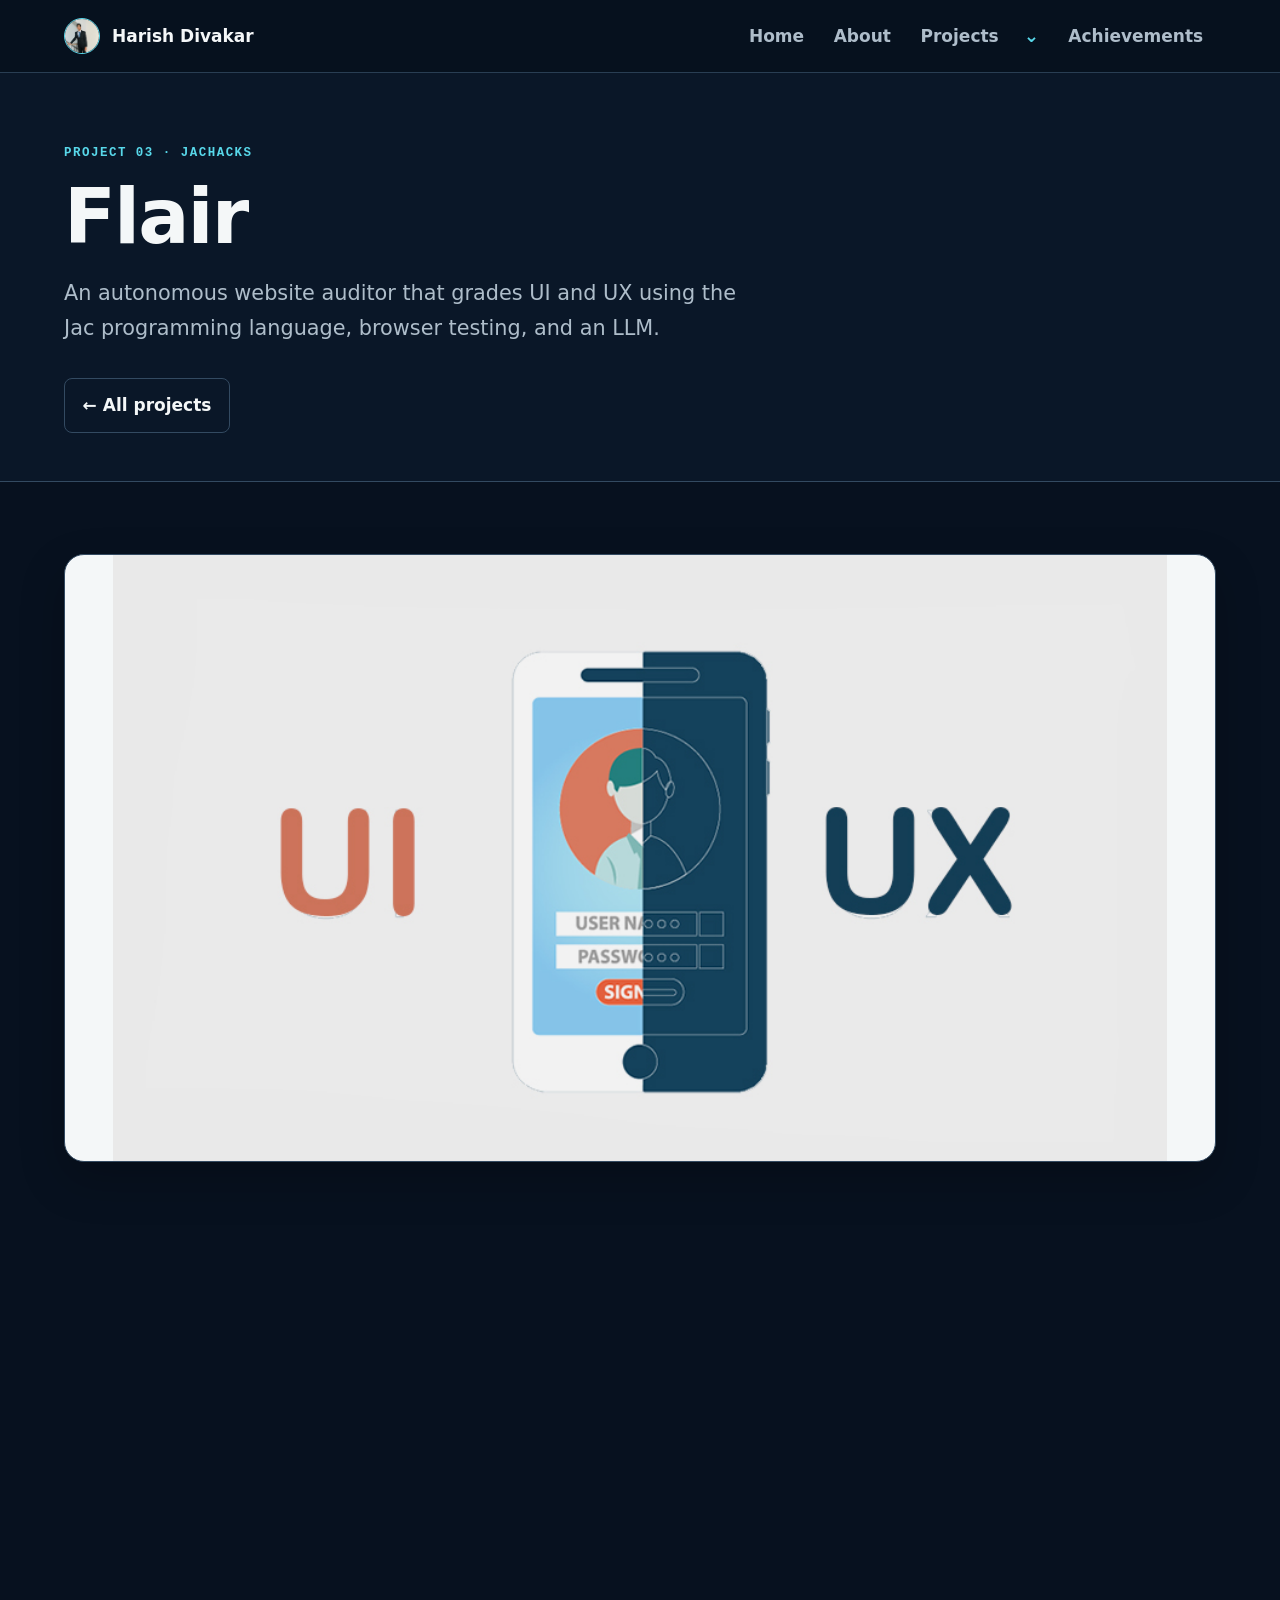
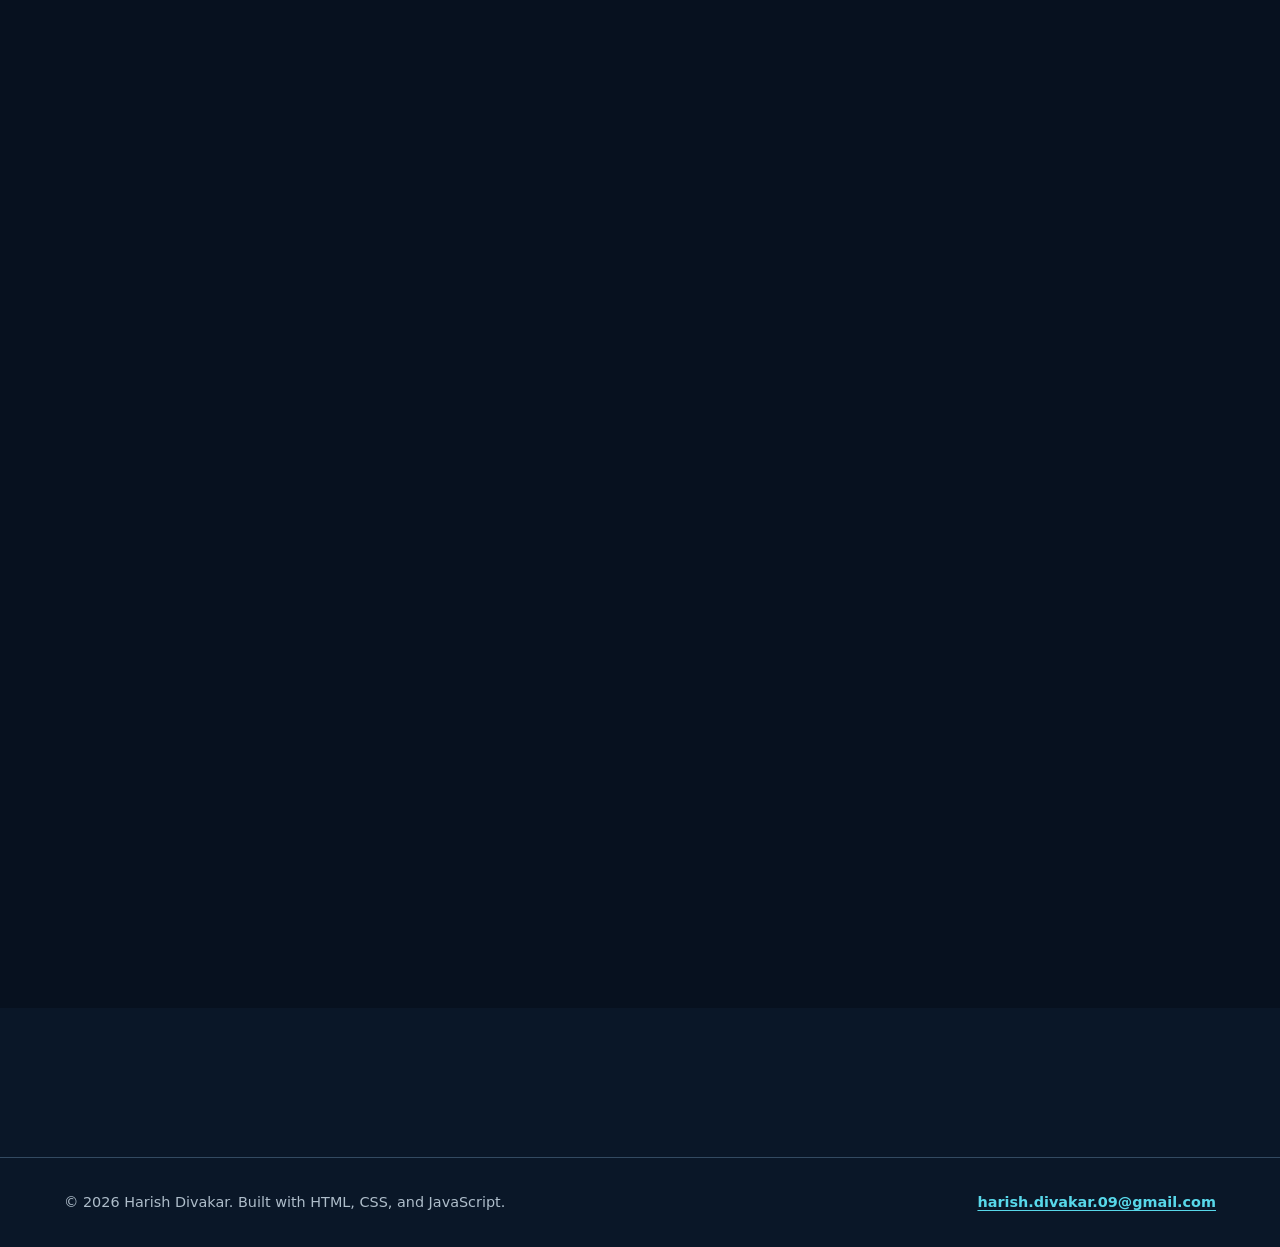
<file: project-three.html>
<!doctype html><html lang="en"><head><meta charset="utf-8"><meta name="viewport" content="width=device-width, initial-scale=1"><meta name="description" content="Flair, an autonomous UI and UX website auditor co-created by Harish Divakar at JacHacks."><title>Flair — Harish Divakar</title><link rel="stylesheet" href="styles.css?v=3"><script src="script.js" defer></script></head><body>
<a class="skip-link" href="#main-content">Skip to main content</a><header class="site-header"><div class="container nav-shell"><a class="brand" href="index.html" aria-label="Harish Divakar home"><img class="brand-mark brand-avatar" src="assets/harish-portrait.jpeg" alt="" width="36" height="36"><span>Harish Divakar</span></a><button class="menu-toggle" type="button" data-menu-toggle aria-expanded="false" aria-controls="primary-navigation" aria-label="Open navigation menu">Menu</button><nav class="site-nav" data-navigation aria-label="Primary navigation"><ul class="nav-list" id="primary-navigation"><li><a href="index.html">Home</a></li><li><a href="about.html">About</a></li><li class="project-nav" data-project-nav><a href="projects.html" aria-current="page">Projects</a><button class="dropdown-toggle" type="button" data-dropdown-toggle aria-expanded="false" aria-controls="project-menu" aria-label="Show project pages"></button><ul class="dropdown-menu" id="project-menu"><li><a href="project-one.html">NewtonSimAI</a></li><li><a href="project-two.html">Urban Pulse</a></li><li><a href="project-three.html" aria-current="page">Flair</a></li><li><a href="project-four.html">MLC Prediction Model</a></li></ul></li><li><a href="achievements.html">Achievements</a></li></ul></nav></div></header>
<main id="main-content"><header class="page-hero"><div class="container"><p class="eyebrow">Project 03 · JacHacks</p><h1>Flair</h1><p class="lede">An autonomous website auditor that grades UI and UX using the Jac programming language, browser testing, and an LLM.</p><div class="actions"><a class="button" href="projects.html">← All projects</a></div></div></header>
<section class="section"><div class="container"><img class="project-hero-image" src="assets/flair.webp" alt="Illustration contrasting user interface and user experience design" width="479" height="274"></div></section>
<section class="section-compact"><div class="container detail-grid"><article class="prose"><p class="eyebrow">Case study</p><h2>The goal</h2><p>Created during the University of Michigan’s JacHacks hackathon, Flair grades a website’s visual appeal, aesthetics, visual clarity, and textual clarity.</p><div class="callout"><h3>Four-day build</h3><p>My partner and I built the project in four days while learning Jac and using Claude Code and Codex to support development.</p></div><h2 style="margin-top:3rem">How it works</h2><p>A user enters a website URL. An agent crawls the site while a headless browser tests interface functionality. The collected data is sent as JSON to an LLM, which reports issues, recommendations, and grades. Users can review each section with related screenshots.</p><h2 style="margin-top:3rem">The result</h2><p>The project introduced me to DevOps concepts around testing, deployment, and monitoring. I learned how Jac differs through object-spatial programming and built-in deployment capabilities, and I gained practice reading technical documentation.</p><div class="actions result-links"><a class="button button-primary" href="https://github.com/harishdivakar09-web/jachacks-engagement-auditor" target="_blank" rel="noopener noreferrer">View GitHub repository</a><a class="button" href="https://www.youtube.com/watch?v=FbmVwu8CAuk" target="_blank" rel="noopener noreferrer">Demo video</a></div><h2 style="margin-top:3rem">Reflection</h2><p>This project took me further into the details of software engineering. I learned about DevOps and how testing, deployment, and monitoring are essential parts of a software application—not tasks that happen only after the coding is finished.</p><p>I also learned how the Jac programming language differs from other languages through features such as object-spatial programming and its deployment capabilities. Reading unfamiliar programming documentation was a challenge, but working through it improved my ability to learn a new technical system. I left the hackathon with a functioning project and a clearer understanding of how much software engineering includes beyond simply coding an app.</p></article><aside class="detail-aside" aria-label="Flair summary"><dl><dt>Role</dt><dd>Co-creator</dd><dt>Timeline</dt><dd>May 2026 · four-day hackathon</dd><dt>Methods</dt><dd>Crawling, headless browser testing, LLM analysis</dd><dt>Tools</dt><dd>Jac, JSON, Claude Code, Codex</dd><dt>Status</dt><dd>Complete</dd></dl></aside></div></section>
<nav class="section-compact surface" aria-label="Project pagination"><div class="container footer-inner"><a class="text-link" href="project-two.html">Previous: Urban Pulse</a><a class="text-link" href="project-four.html">Next: MLC Prediction Model</a></div></nav></main><footer class="site-footer"><div class="container footer-inner"><p>© 2026 Harish Divakar. Built with HTML, CSS, and JavaScript.</p><p class="contact-links"><a href="mailto:harish.divakar.09@gmail.com">harish.divakar.09@gmail.com</a></p></div></footer></body></html>
</file>
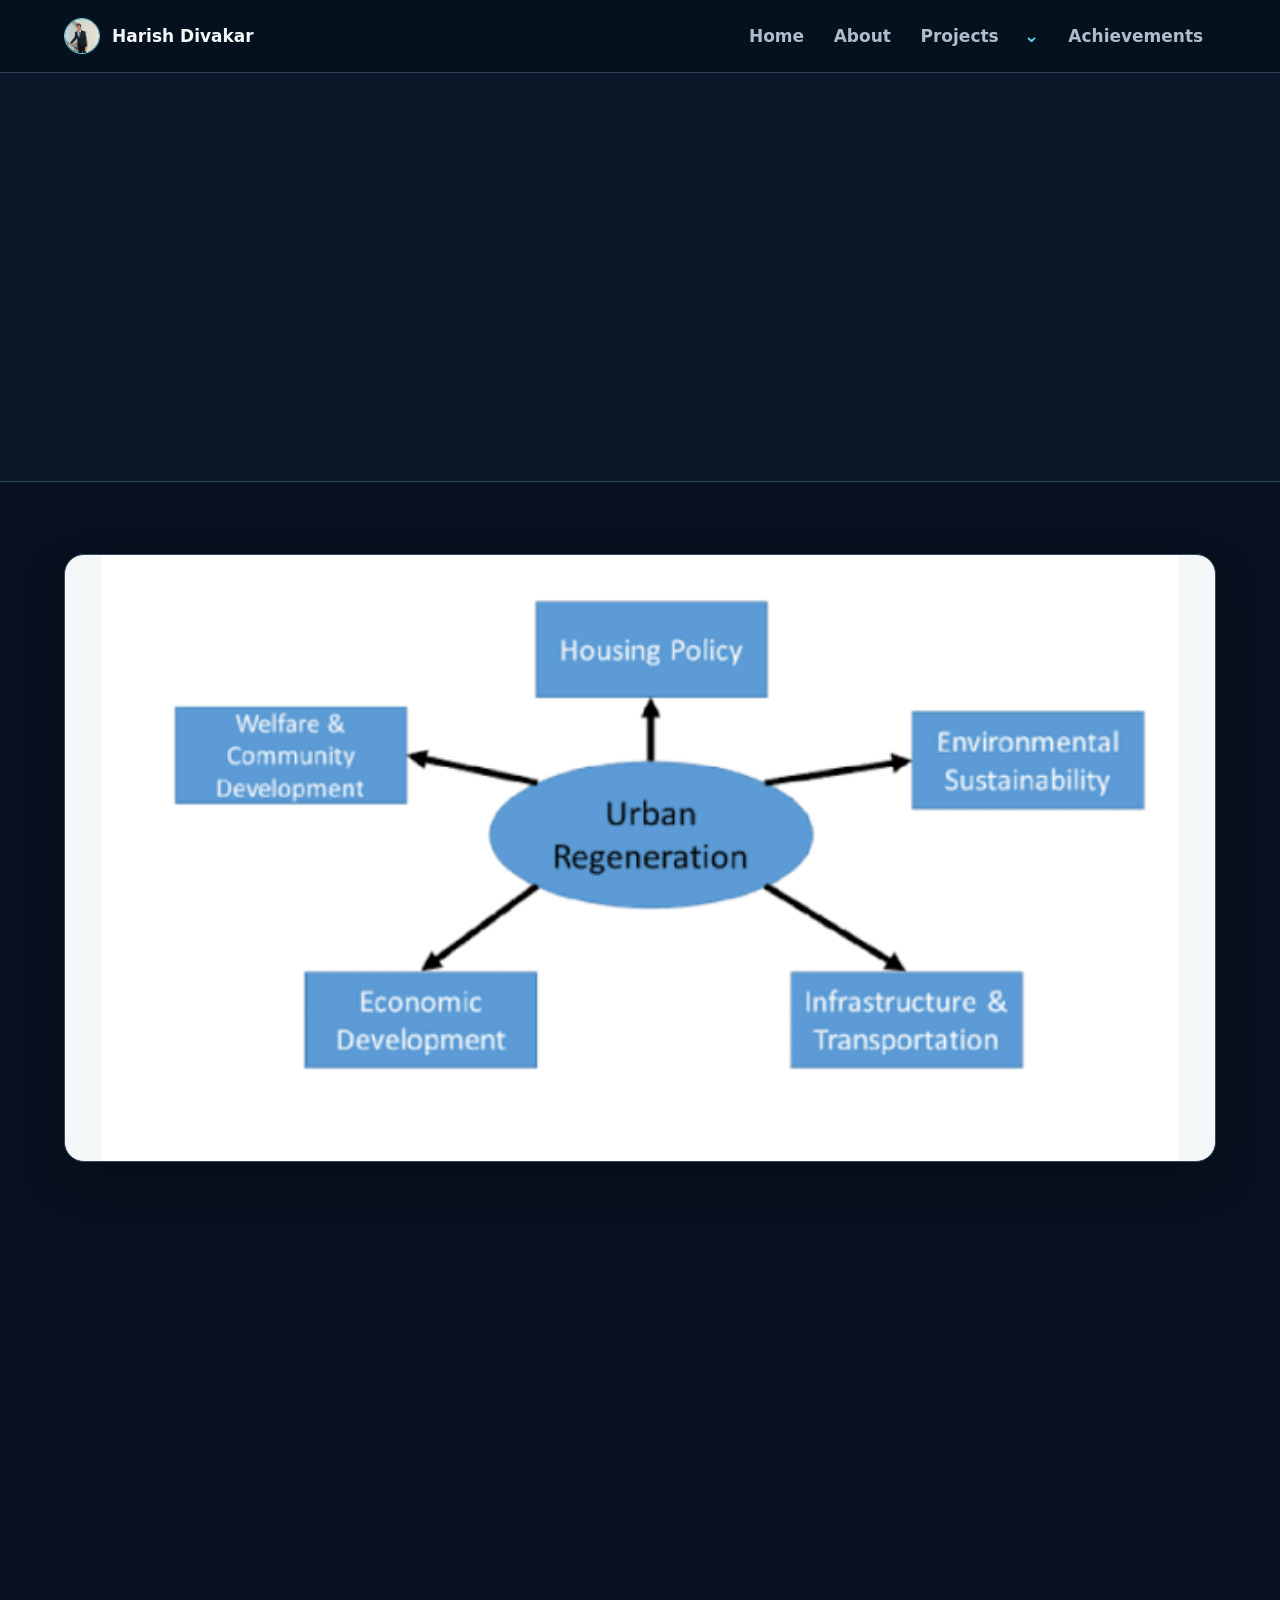
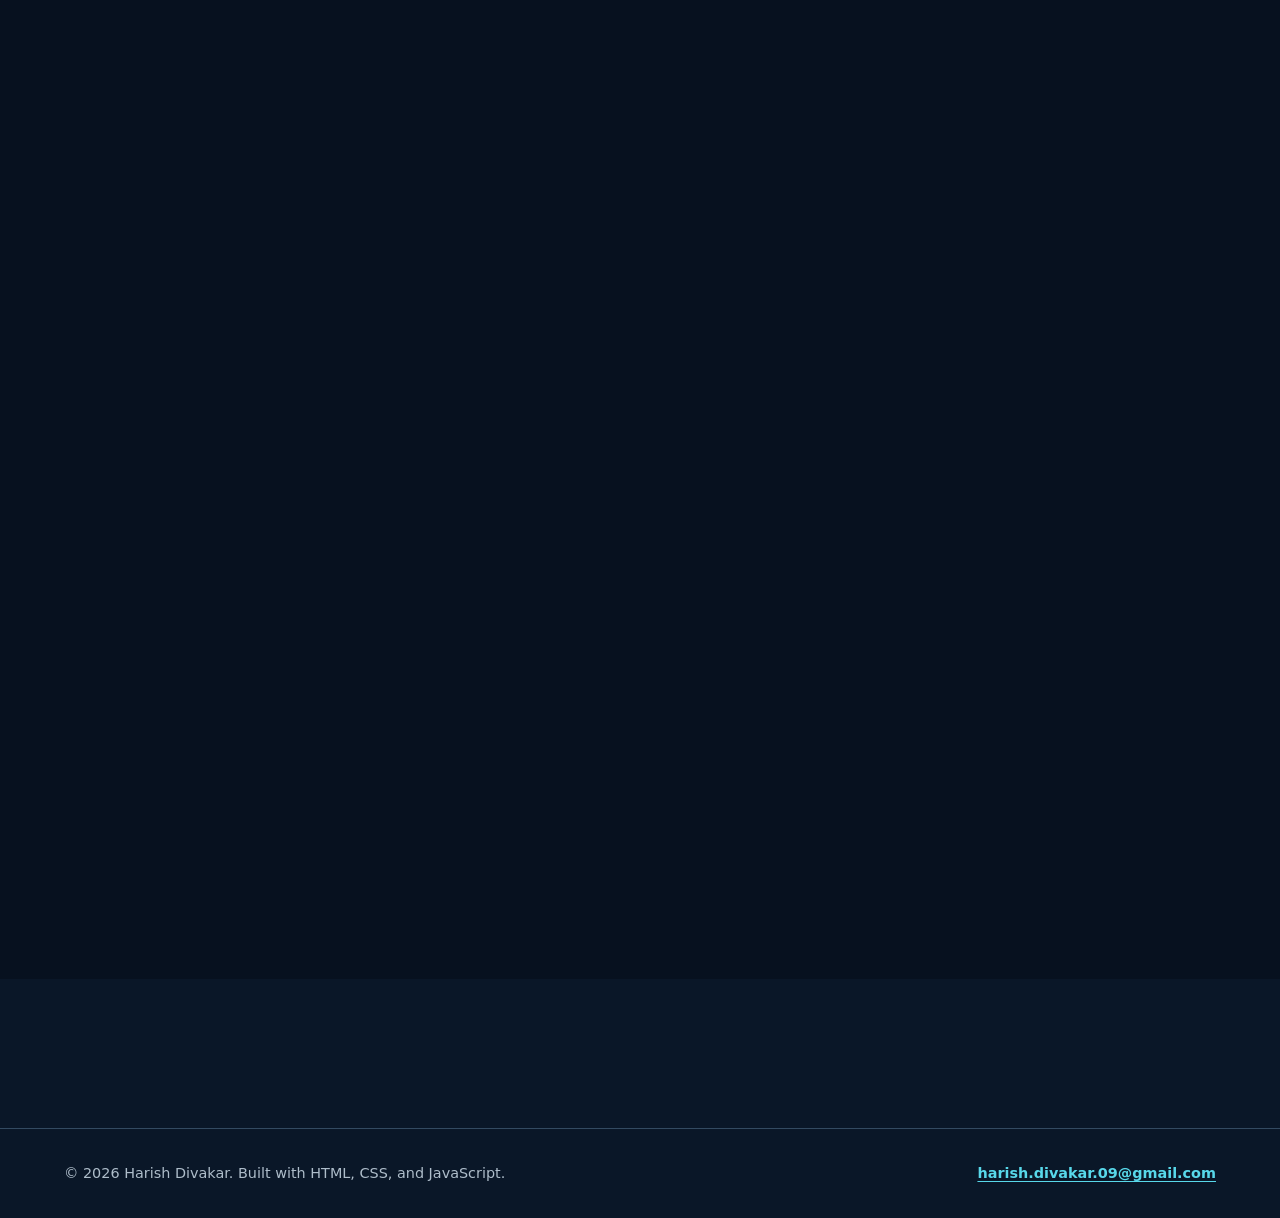
<file: project-two.html>
<!doctype html><html lang="en"><head><meta charset="utf-8"><meta name="viewport" content="width=device-width, initial-scale=1"><meta name="description" content="Urban Pulse, Harish Divakar's linear-algebra study of urban revitalization policy."><title>Urban Pulse — Harish Divakar</title><link rel="stylesheet" href="styles.css?v=3"><script src="script.js" defer></script></head><body>
<a class="skip-link" href="#main-content">Skip to main content</a><header class="site-header"><div class="container nav-shell"><a class="brand" href="index.html" aria-label="Harish Divakar home"><img class="brand-mark brand-avatar" src="assets/harish-portrait.jpeg" alt="" width="36" height="36"><span>Harish Divakar</span></a><button class="menu-toggle" type="button" data-menu-toggle aria-expanded="false" aria-controls="primary-navigation" aria-label="Open navigation menu">Menu</button><nav class="site-nav" data-navigation aria-label="Primary navigation"><ul class="nav-list" id="primary-navigation"><li><a href="index.html">Home</a></li><li><a href="about.html">About</a></li><li class="project-nav" data-project-nav><a href="projects.html" aria-current="page">Projects</a><button class="dropdown-toggle" type="button" data-dropdown-toggle aria-expanded="false" aria-controls="project-menu" aria-label="Show project pages"></button><ul class="dropdown-menu" id="project-menu"><li><a href="project-one.html">NewtonSimAI</a></li><li><a href="project-two.html" aria-current="page">Urban Pulse</a></li><li><a href="project-three.html">Flair</a></li><li><a href="project-four.html">MLC Prediction Model</a></li></ul></li><li><a href="achievements.html">Achievements</a></li></ul></nav></div></header>
<main id="main-content"><header class="page-hero"><div class="container"><p class="eyebrow">Project 02 · Applied mathematics</p><h1>Urban Pulse</h1><p class="lede">A study using linear algebra to interpret the long-term effects of an urban revitalization policy in Phoenix, Arizona.</p><div class="actions"><a class="button" href="projects.html">← All projects</a></div></div></header>
<section class="section"><div class="container"><img class="project-hero-image" src="assets/urban-pulse-detail.png" alt="Diagram connecting urban regeneration with housing, sustainability, infrastructure, economic development, and community welfare" width="715" height="398"></div></section>
<section class="section-compact"><div class="container detail-grid"><article class="prose"><p class="eyebrow">Case study</p><h2>The question</h2><p>How can systems of linear equations, vectors, and matrices help a policymaker understand the long-term effects of an urban revitalization policy?</p><div class="callout"><h3>Academic context</h3><p>I completed this project while taking a dual-enrollment linear algebra course with a Lawrence Technological University professor.</p></div><h2 style="margin-top:3rem">The approach</h2><p>Four tasks use linear algebra to add insight into population distribution and the policy’s potential efficacy. I also wrote Python code to verify the mathematics, accept a general 4×4 matrix, and learn the foundations of NumPy.</p><h2 style="margin-top:3rem">The result</h2><p>The study connects eigenvalues and steady-state matrices with a practical urban-planning scenario, combining mathematical work, a reusable computational model, and contextual interpretation.</p><div class="actions result-links"><a class="button button-primary" href="https://github.com/harishdivakar09-web/matrix-calculations-python" target="_blank" rel="noopener noreferrer">View GitHub repository</a><a class="button" href="assets/urban-pulse-paper.pdf" target="_blank" rel="noopener noreferrer">Read project paper</a></div><h2 style="margin-top:3rem">Reflection</h2><p>This project was especially interesting to me because it truly felt like doing applied mathematics. I applied my knowledge of linear algebra throughout the four tasks, created a model to double-check my calculations, and made the program flexible enough to accept any general 4×4 matrix. Just as importantly, I interpreted the mathematical results in the context of the urban revitalization policy rather than treating them as isolated numbers.</p><p>The project provided an early view of the kind of work I hope to pursue in the future and showed me how mathematics can contribute to an area such as urban planning. I also learned how to use NumPy, a foundational Python package that I expect to use in more advanced data-analysis and machine-learning projects.</p></article><aside class="detail-aside" aria-label="Urban Pulse summary"><dl><dt>Role</dt><dd>Research, mathematical analysis, coding, and interpretation</dd><dt>Timeline</dt><dd>April 2026</dd><dt>Methods</dt><dd>Matrices, eigenvalues, steady states</dd><dt>Tools</dt><dd>Python, NumPy</dd><dt>Status</dt><dd>Complete</dd></dl></aside></div></section>
<nav class="section-compact surface" aria-label="Project pagination"><div class="container footer-inner"><a class="text-link" href="project-one.html">Previous: NewtonSimAI</a><a class="text-link" href="project-three.html">Next: Flair</a></div></nav></main><footer class="site-footer"><div class="container footer-inner"><p>© 2026 Harish Divakar. Built with HTML, CSS, and JavaScript.</p><p class="contact-links"><a href="mailto:harish.divakar.09@gmail.com">harish.divakar.09@gmail.com</a></p></div></footer></body></html>
</file>
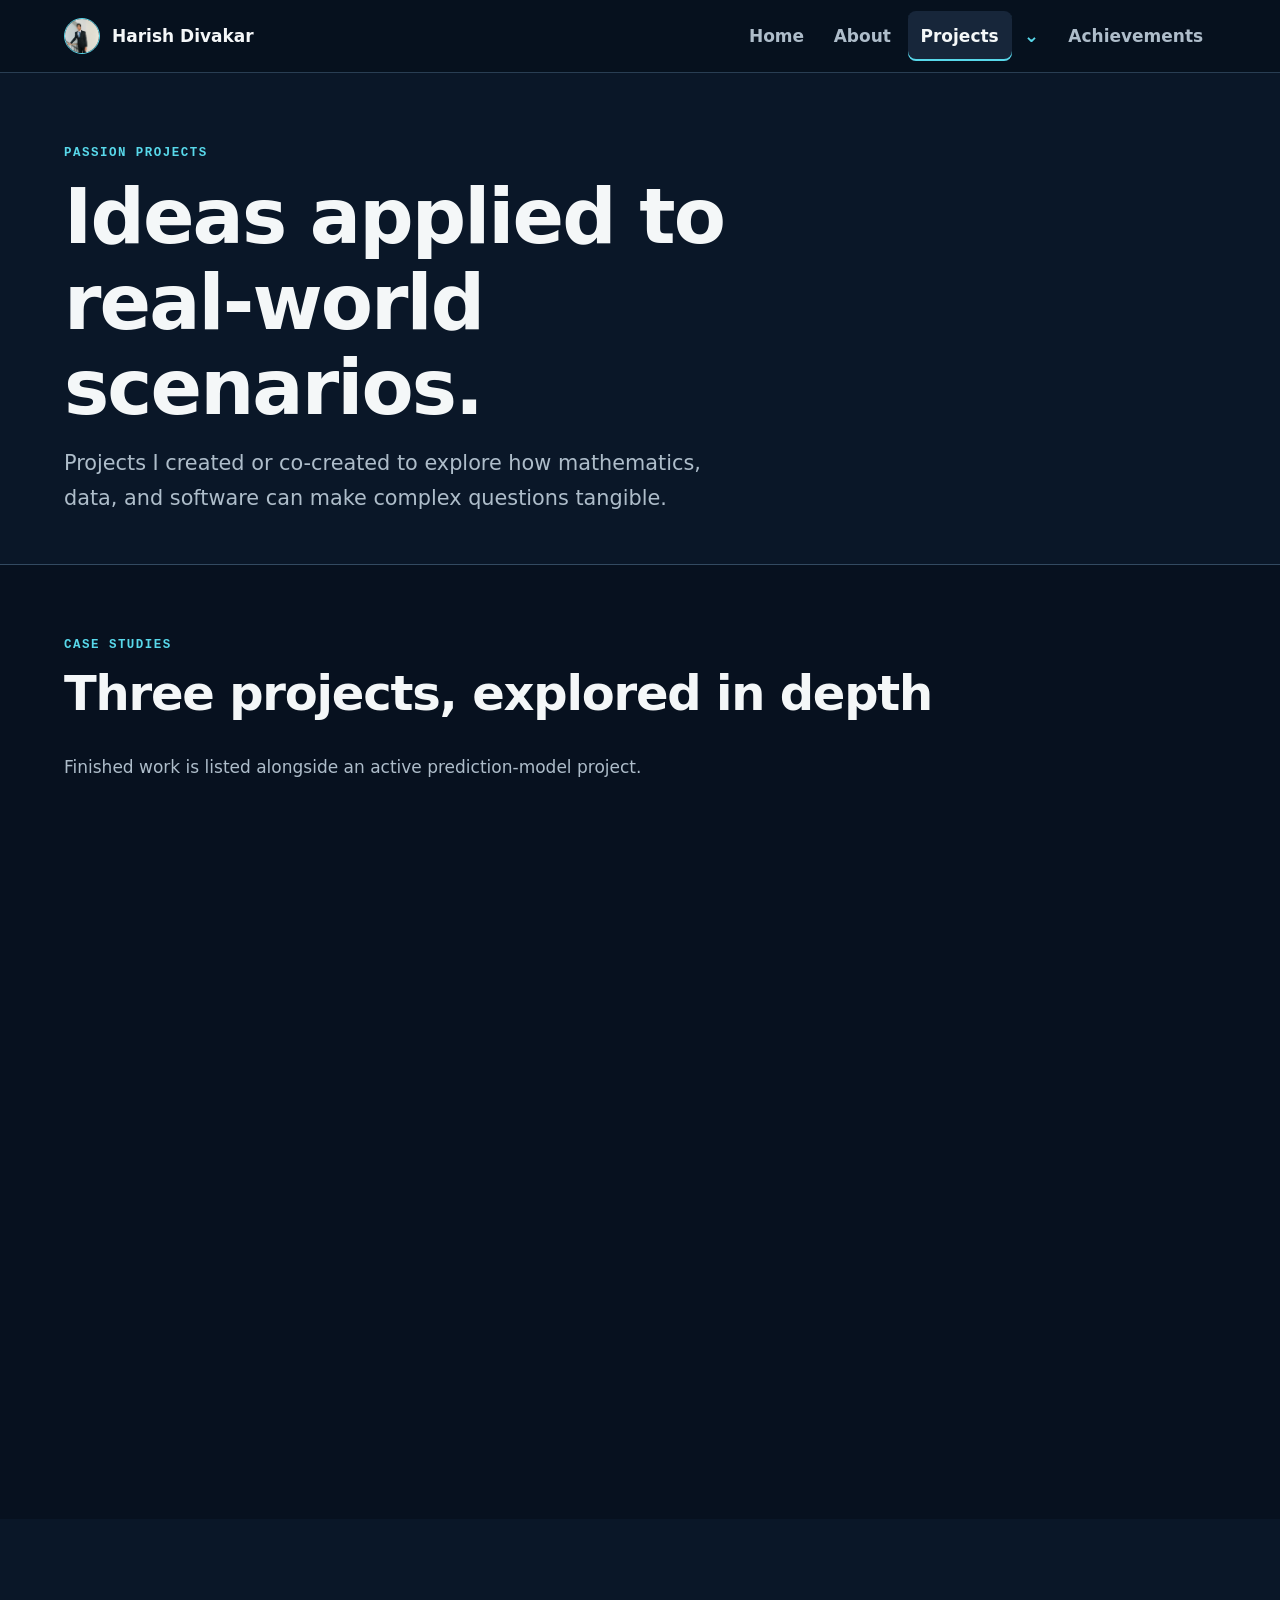
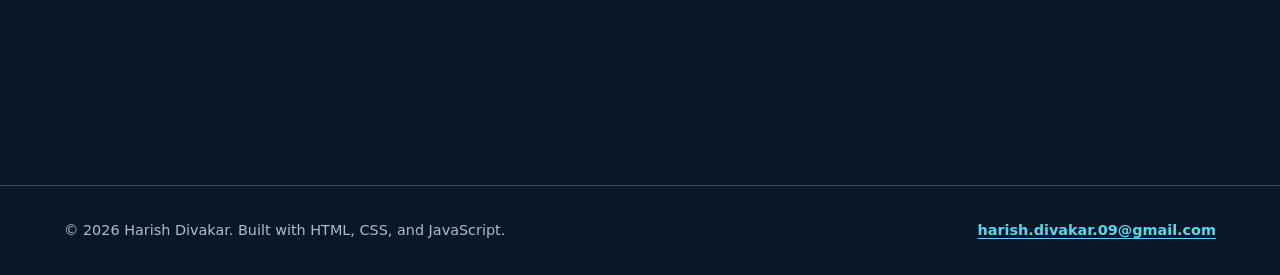
<file: projects.html>
<!doctype html><html lang="en"><head><meta charset="utf-8"><meta name="viewport" content="width=device-width, initial-scale=1"><meta name="description" content="Explore Harish Divakar's projects in physics simulation, applied linear algebra, autonomous UI auditing, and sports prediction."><title>Projects — Harish Divakar</title><link rel="stylesheet" href="styles.css?v=3"><script src="script.js" defer></script></head><body>
<a class="skip-link" href="#main-content">Skip to main content</a><header class="site-header"><div class="container nav-shell"><a class="brand" href="index.html" aria-label="Harish Divakar home"><img class="brand-mark brand-avatar" src="assets/harish-portrait.jpeg" alt="" width="36" height="36"><span>Harish Divakar</span></a><button class="menu-toggle" type="button" data-menu-toggle aria-expanded="false" aria-controls="primary-navigation" aria-label="Open navigation menu">Menu</button><nav class="site-nav" data-navigation aria-label="Primary navigation"><ul class="nav-list" id="primary-navigation"><li><a href="index.html">Home</a></li><li><a href="about.html">About</a></li><li class="project-nav" data-project-nav><a href="projects.html" aria-current="page">Projects</a><button class="dropdown-toggle" type="button" data-dropdown-toggle aria-expanded="false" aria-controls="project-menu" aria-label="Show project pages"></button><ul class="dropdown-menu" id="project-menu"><li><a href="project-one.html">NewtonSimAI</a></li><li><a href="project-two.html">Urban Pulse</a></li><li><a href="project-three.html">Flair</a></li><li><a href="project-four.html">MLC Prediction Model</a></li></ul></li><li><a href="achievements.html">Achievements</a></li></ul></nav></div></header>
<main id="main-content"><header class="page-hero"><div class="container"><p class="eyebrow">Passion projects</p><h1>Ideas applied to real-world scenarios.</h1><p class="lede">Projects I created or co-created to explore how mathematics, data, and software can make complex questions tangible.</p></div></header>
<section class="section" aria-labelledby="project-list-title"><div class="container"><div class="section-heading"><div><p class="eyebrow">Case studies</p><h2 id="project-list-title">Three projects, explored in depth</h2></div><p>Finished work is listed alongside an active prediction-model project.</p></div><div class="grid grid-3">
<article class="card"><img class="project-image" src="assets/newtonsimai.png" alt="Three-dimensional vector and plane visualization for the Urban Pulse linear-algebra project" width="297" height="237" loading="lazy"><div class="card-body"><p class="eyebrow">01 · Applied mathematics · April 2026</p><h3>Urban Pulse</h3><p><strong>Problem:</strong> How can matrices help interpret the long-term effects of an urban revitalization policy?</p><p><strong>Outcome:</strong> A four-task study using eigenvalues, steady-state matrices, Python, and NumPy.</p><ul class="tags"><li>Linear algebra</li><li>Python</li><li>NumPy</li></ul><a class="text-link" href="project-two.html">Read case study</a></div></article>
<article class="card"><img class="project-image" src="assets/urban-pulse.jpg" alt="Projectile-motion diagram used to illustrate NewtonSimAI" width="2160" height="1224" loading="lazy"><div class="card-body"><p class="eyebrow">02 · Physics + AI · November 2025</p><h3>NewtonSimAI</h3><p><strong>Problem:</strong> How can an interactive simulation address misconceptions in freefall and projectile-motion problems?</p><p><strong>Outcome:</strong> A screenshot-to-simulation workflow with AI-generated and AI-graded questions.</p><ul class="tags"><li>Physics</li><li>OpenAI API</li><li>Web app</li></ul><a class="text-link" href="project-one.html">Read case study</a></div></article>
<article class="card"><img class="project-image" src="assets/flair.webp" alt="Illustration contrasting user interface and user experience design" width="479" height="274" loading="lazy"><div class="card-body"><p class="eyebrow">03 · Hackathon · May 2026</p><h3>Flair</h3><p><strong>Problem:</strong> How can a website’s UI and UX be evaluated autonomously?</p><p><strong>Outcome:</strong> A Jac-based agent that crawls, tests, grades, and explains interface issues.</p><ul class="tags"><li>Jac</li><li>LLM</li><li>UI/UX</li></ul><a class="text-link" href="project-three.html">Read case study</a></div></article>
</div></div></section>
<section class="section-compact surface"><div class="container split"><div><p class="eyebrow">In progress</p><h2>MLC Prediction Model</h2><div class="actions"><a class="button button-primary" href="project-four.html">View work in progress</a></div></div><p>A data-analysis project using pandas and statistical concepts to predict results in Major League Cricket, a cricket tournament in the United States.</p></div></section></main>
<footer class="site-footer"><div class="container footer-inner"><p>© 2026 Harish Divakar. Built with HTML, CSS, and JavaScript.</p><p class="contact-links"><a href="mailto:harish.divakar.09@gmail.com">harish.divakar.09@gmail.com</a></p></div></footer></body></html>
</file>
<file: styles.css>
:root {
  color-scheme: dark;
  --navy-950: #07111f;
  --navy-900: #0a1728;
  --slate-800: #17263a;
  --slate-700: #24364d;
  --off-white: #f4f7f8;
  --muted: #aebdca;
  --cyan: #58d8ea;
  --cyan-dark: #082b34;
  --border: #334a61;
  --shadow: 0 18px 45px rgb(0 0 0 / 22%);
  --shadow-hover: 0 12px 28px rgb(0 0 0 / 32%), 0 0 20px rgb(88 216 234 / 16%);
  --motion-fast: 160ms;
  --motion-reveal: 560ms;
  --radius-sm: 0.5rem;
  --radius-md: 0.875rem;
  --radius-lg: 1.25rem;
  --space-1: 0.25rem;
  --space-2: 0.5rem;
  --space-3: 0.75rem;
  --space-4: 1rem;
  --space-5: 1.5rem;
  --space-6: 2rem;
  --space-7: 3rem;
  --space-8: 4.5rem;
  --max-width: 72rem;
}

*, *::before, *::after { box-sizing: border-box; }
html { overflow-x: clip; scroll-behavior: smooth; }
body {
  margin: 0;
  min-width: 20rem;
  overflow-x: clip;
  background: var(--navy-950);
  color: var(--off-white);
  font: 400 1rem/1.7 system-ui, -apple-system, BlinkMacSystemFont, "Segoe UI", sans-serif;
}
img, svg { display: block; max-width: 100%; }
img { height: auto; }
a { color: inherit; text-underline-offset: 0.2em; }
button, a { -webkit-tap-highlight-color: transparent; }
:focus-visible { outline: 3px solid var(--cyan); outline-offset: 3px; }

.skip-link {
  position: fixed;
  z-index: 100;
  top: var(--space-3);
  left: var(--space-3);
  padding: var(--space-3) var(--space-4);
  transform: translateY(-160%);
  border-radius: var(--radius-sm);
  background: var(--cyan);
  color: var(--navy-950);
  font-weight: 800;
}
.skip-link:focus { transform: translateY(0); }

.container { width: min(calc(100% - 2rem), var(--max-width)); margin-inline: auto; }
.site-header {
  position: sticky;
  z-index: 20;
  top: 0;
  border-bottom: 1px solid rgb(51 74 97 / 80%);
  background: rgb(7 17 31 / 94%);
  backdrop-filter: blur(10px);
}
.nav-shell { display: flex; min-height: 4.5rem; align-items: center; justify-content: space-between; gap: var(--space-4); }
.brand { display: inline-flex; align-items: center; gap: var(--space-3); font-weight: 800; text-decoration: none; }
.brand-mark { display: grid; width: 2.25rem; aspect-ratio: 1; place-items: center; border: 1px solid var(--cyan); border-radius: 0.45rem; color: var(--cyan); font: 700 0.8rem/1 ui-monospace, monospace; }
.brand-avatar { object-fit: cover; object-position: center 24%; border-radius: 50%; }
.menu-toggle { display: none; min-width: 2.75rem; min-height: 2.75rem; border: 1px solid var(--border); border-radius: var(--radius-sm); background: var(--slate-800); color: var(--off-white); font: inherit; font-weight: 700; }
.nav-list, .dropdown-menu { margin: 0; padding: 0; list-style: none; }
.nav-list { display: flex; align-items: center; gap: var(--space-1); }
.nav-list a, .dropdown-toggle { min-height: 2.75rem; padding: 0.65rem 0.8rem; border: 0; border-radius: var(--radius-sm); background: transparent; color: var(--muted); font: inherit; font-weight: 700; text-decoration: none; transition: color var(--motion-fast) ease, background-color var(--motion-fast) ease, box-shadow var(--motion-fast) ease, transform var(--motion-fast) ease; }
.nav-list a { display: inline-flex; align-items: center; }
.nav-list a:hover, .dropdown-toggle:hover, .nav-list a[aria-current="page"] { background: var(--slate-800); color: var(--off-white); }
.nav-list a[aria-current="page"] { box-shadow: inset 0 -2px var(--cyan); }
.project-nav { position: relative; display: flex; align-items: center; }
.dropdown-toggle { display: none; width: 2.5rem; min-height: 2.75rem; padding: 0; cursor: pointer; }
.js .dropdown-toggle { display: inline-grid; place-items: center; }
.dropdown-toggle::after { content: "⌄"; color: var(--cyan); font-size: 1.15rem; transition: transform 160ms ease; }
.dropdown-toggle[aria-expanded="true"]::after { transform: rotate(180deg); }
.dropdown-menu { display: flex; gap: var(--space-2); }
.js .dropdown-menu { display: none; }
.js .project-nav.is-open .dropdown-menu { display: grid; }
.dropdown-menu a { font-size: 0.9rem; }
.scroll-progress {
  position: absolute;
  right: 0;
  bottom: -1px;
  left: 0;
  height: 2px;
  transform: scaleX(var(--scroll-progress, 0));
  transform-origin: left center;
  background: var(--cyan);
  box-shadow: 0 0 12px rgb(88 216 234 / 55%);
  pointer-events: none;
  transition: transform 80ms linear;
}

main { overflow: hidden; }
.section { padding-block: var(--space-8); }
.section-compact { padding-block: var(--space-7); }
.surface { background: var(--navy-900); }
.eyebrow { margin: 0 0 var(--space-3); color: var(--cyan); font: 800 0.78rem/1.4 ui-monospace, SFMono-Regular, Consolas, monospace; letter-spacing: 0.12em; text-transform: uppercase; }
h1, h2, h3 { margin: 0; font-weight: 800; line-height: 1.12; letter-spacing: -0.025em; }
h1 { max-width: 15ch; font-size: clamp(2.6rem, 8vw, 5.6rem); }
h2 { font-size: clamp(1.9rem, 5vw, 3rem); }
h3 { font-size: clamp(1.2rem, 3vw, 1.45rem); }
p { margin: var(--space-4) 0 0; color: var(--muted); }
.lede { max-width: 43rem; font-size: clamp(1.1rem, 2.5vw, 1.3rem); }
.hero { position: relative; display: grid; min-height: calc(100vh - 4.5rem); min-height: calc(100svh - 4.5rem); align-items: center; overflow: hidden; padding-block: var(--space-7); }
.hero::after { position: absolute; right: -12rem; bottom: -10rem; width: 28rem; height: 28rem; border: 1px solid rgb(88 216 234 / 12%); border-radius: 50%; content: ""; box-shadow: 0 0 0 5rem rgb(88 216 234 / 2%), 0 0 0 10rem rgb(88 216 234 / 2%); pointer-events: none; }
.hero-grid { position: relative; z-index: 1; display: grid; gap: var(--space-6); }
.hero-note { max-width: 23rem; padding: var(--space-5); border: 1px solid var(--border); border-radius: var(--radius-lg); background: var(--navy-900); box-shadow: var(--shadow); }
.hero-aside { display: grid; max-width: 23rem; gap: var(--space-4); }
.portrait-image { width: 100%; max-height: 24rem; border: 1px solid var(--border); border-radius: var(--radius-lg); object-fit: cover; object-position: center 24%; box-shadow: var(--shadow); }
.hero-note .code-line { display: block; margin-top: var(--space-2); color: var(--muted); font: 0.9rem/1.6 ui-monospace, monospace; }
.hero-note .code-accent { color: var(--cyan); }
.actions { display: flex; flex-wrap: wrap; gap: var(--space-3); margin-top: var(--space-6); }
.button { display: inline-flex; min-height: 3rem; align-items: center; justify-content: center; padding: 0.75rem 1.1rem; border: 1px solid var(--border); border-radius: var(--radius-sm); color: var(--off-white); font-weight: 800; text-decoration: none; transition: transform var(--motion-fast) ease, background-color var(--motion-fast) ease, border-color var(--motion-fast) ease, box-shadow var(--motion-fast) ease; }
.button-primary { border-color: var(--cyan); background: var(--cyan); color: var(--navy-950); }
.section-heading { display: flex; flex-wrap: wrap; align-items: end; justify-content: space-between; gap: var(--space-4); margin-bottom: var(--space-6); }
.section-heading p { max-width: 38rem; }
.grid { display: grid; gap: var(--space-5); }
.grid-3 { grid-template-columns: 1fr; }
.card { overflow: hidden; border: 1px solid var(--border); border-radius: var(--radius-lg); background: var(--slate-800); box-shadow: 0 12px 30px rgb(0 0 0 / 12%); }
.card-body { padding: var(--space-5); }
.card p { font-size: 0.97rem; }
.visual-placeholder { display: grid; min-height: 13rem; place-items: center; padding: var(--space-5); border-bottom: 1px solid var(--border); background: repeating-linear-gradient(135deg, var(--navy-900), var(--navy-900) 12px, #0d1d31 12px, #0d1d31 24px); color: var(--muted); text-align: center; }
.visual-placeholder span { padding: var(--space-2) var(--space-3); border: 1px dashed var(--border); border-radius: var(--radius-sm); background: var(--navy-950); font: 0.8rem/1.4 ui-monospace, monospace; }
.project-image { width: 100%; aspect-ratio: 16 / 9; border-bottom: 1px solid var(--border); background: var(--off-white); object-fit: cover; }
.project-hero-image { width: 100%; max-height: 38rem; border: 1px solid var(--border); border-radius: var(--radius-lg); background: var(--off-white); object-fit: contain; box-shadow: var(--shadow); }
.tags { display: flex; flex-wrap: wrap; gap: var(--space-2); margin: var(--space-5) 0 0; padding: 0; list-style: none; }
.tags li { padding: 0.3rem 0.6rem; border: 1px solid var(--border); border-radius: 999px; color: var(--muted); font: 0.78rem/1.4 ui-monospace, monospace; }
.text-link { display: inline-flex; align-items: center; gap: var(--space-2); margin-top: var(--space-5); color: var(--cyan); font-weight: 800; text-decoration: none; background-image: linear-gradient(var(--cyan), var(--cyan)); background-position: left bottom; background-repeat: no-repeat; background-size: 0 2px; transition: background-size 220ms ease, color var(--motion-fast) ease, text-shadow var(--motion-fast) ease, transform var(--motion-fast) ease; }
.text-link::after { content: "→"; transition: transform var(--motion-fast) ease; }
.split { display: grid; gap: var(--space-6); }
.prose { max-width: 44rem; }
.stat-list, .timeline { margin: 0; padding: 0; list-style: none; }
.stat-list { display: grid; gap: var(--space-3); }
.stat-list li { padding: var(--space-4); border-left: 3px solid var(--cyan); background: var(--slate-800); color: var(--muted); }
.stat-list strong { display: block; color: var(--off-white); }
.page-hero { padding-block: var(--space-8) var(--space-7); border-bottom: 1px solid var(--border); background: var(--navy-900); }
.page-hero h1 { font-size: clamp(2.5rem, 7vw, 4.75rem); }
.timeline { display: grid; gap: var(--space-4); }
.timeline li { position: relative; padding: var(--space-5); border: 1px solid var(--border); border-radius: var(--radius-md); background: var(--slate-800); }
.timeline time { display: block; margin-bottom: var(--space-2); color: var(--cyan); font: 700 0.85rem/1.4 ui-monospace, monospace; }
.detail-grid { display: grid; gap: var(--space-6); }
.detail-aside { align-self: start; padding: var(--space-5); border: 1px solid var(--border); border-radius: var(--radius-lg); background: var(--slate-800); }
.detail-aside dl { margin: 0; }
.detail-aside dt { margin-top: var(--space-4); color: var(--cyan); font: 700 0.75rem/1.4 ui-monospace, monospace; letter-spacing: 0.08em; text-transform: uppercase; }
.detail-aside dt:first-child { margin-top: 0; }
.detail-aside dd { margin: var(--space-1) 0 0; color: var(--muted); }
.callout { margin-top: var(--space-6); padding: var(--space-5); border: 1px solid var(--border); border-left: 3px solid var(--cyan); border-radius: var(--radius-md); background: var(--navy-900); }
.callout p { margin-top: var(--space-2); }
.flow-heading { margin-top: var(--space-7); }
.site-footer { padding-block: var(--space-6); border-top: 1px solid var(--border); background: var(--navy-900); }
.footer-inner { display: flex; flex-wrap: wrap; justify-content: space-between; gap: var(--space-3); }
.footer-inner p { margin: 0; font-size: 0.9rem; }
.contact-links { display: flex; flex-wrap: wrap; gap: var(--space-4); }
.contact-links a { color: var(--cyan); font-weight: 700; }

.motion-ready .reveal {
  opacity: 0;
  transform: translateY(1.35rem);
  transition: opacity var(--motion-reveal) cubic-bezier(0.22, 1, 0.36, 1), transform var(--motion-reveal) cubic-bezier(0.22, 1, 0.36, 1);
  transition-delay: var(--reveal-delay, 0ms);
}
.motion-ready .reveal.is-visible { opacity: 1; transform: translateY(0); }

@media (hover: hover) and (pointer: fine) {
  .button:hover, .button:focus-visible { transform: translateY(-3px); border-color: var(--cyan); background: var(--slate-800); box-shadow: var(--shadow-hover); }
  .button-primary:hover, .button-primary:focus-visible { background: #86e7f3; color: var(--navy-950); }
  .nav-list a:hover, .dropdown-toggle:hover, .brand:hover { transform: translateY(-1px); box-shadow: 0 8px 18px rgb(0 0 0 / 25%), 0 0 12px rgb(88 216 234 / 12%); }
  .text-link:hover, .text-link:focus-visible { transform: translateY(-1px); background-size: 100% 2px; text-shadow: 0 0 14px rgb(88 216 234 / 55%); }
  .text-link:hover::after, .text-link:focus-visible::after { transform: translateX(0.2rem); }
}

.button:focus-visible, .nav-list a:focus-visible, .dropdown-toggle:focus-visible, .brand:focus-visible { border-color: var(--cyan); box-shadow: 0 0 0 3px rgb(88 216 234 / 20%), var(--shadow-hover); }
.text-link:focus-visible { background-size: 100% 2px; text-shadow: 0 0 14px rgb(88 216 234 / 55%); }
.button:active, .nav-list a:active, .dropdown-toggle:active { transform: translateY(0); box-shadow: 0 4px 10px rgb(0 0 0 / 20%); }

@media (min-width: 48rem) {
  body { font-size: 1.0625rem; }
  .container { width: min(calc(100% - 3rem), var(--max-width)); }
  .hero-grid, .split { grid-template-columns: minmax(0, 1.45fr) minmax(16rem, 0.75fr); align-items: center; }
  .grid-3 { grid-template-columns: repeat(3, minmax(0, 1fr)); }
  .detail-grid { grid-template-columns: minmax(0, 1fr) 19rem; }
  .detail-aside { position: sticky; top: 6rem; }
  .dropdown-menu { position: absolute; top: calc(100% + 0.5rem); right: 0; min-width: 15rem; padding: var(--space-2); border: 1px solid var(--border); border-radius: var(--radius-md); background: var(--navy-900); box-shadow: var(--shadow); }
  .dropdown-menu a { display: flex; width: 100%; }
}

@media (max-width: 47.99rem) {
  .js .menu-toggle { display: inline-flex; align-items: center; justify-content: center; }
  .site-nav { width: 100%; }
  .nav-shell { flex-wrap: wrap; padding-block: var(--space-3); }
  .nav-list { display: grid; width: 100%; gap: var(--space-2); }
  .js .nav-list { display: none; }
  .js .site-nav.is-open .nav-list { display: grid; }
  .nav-list a { width: 100%; }
  .project-nav { display: grid; grid-template-columns: 1fr auto; }
  .dropdown-menu { grid-column: 1 / -1; padding: var(--space-2) 0 var(--space-2) var(--space-4); }
  .hero { min-height: auto; }
}

@media (prefers-reduced-motion: reduce) {
  html { scroll-behavior: auto; }
  *, *::before, *::after { scroll-behavior: auto !important; transition-duration: 0.01ms !important; animation-duration: 0.01ms !important; animation-iteration-count: 1 !important; }
  .scroll-progress { display: none; }
  .motion-ready .reveal { opacity: 1; transform: none; transition: none; }
}
</file>
